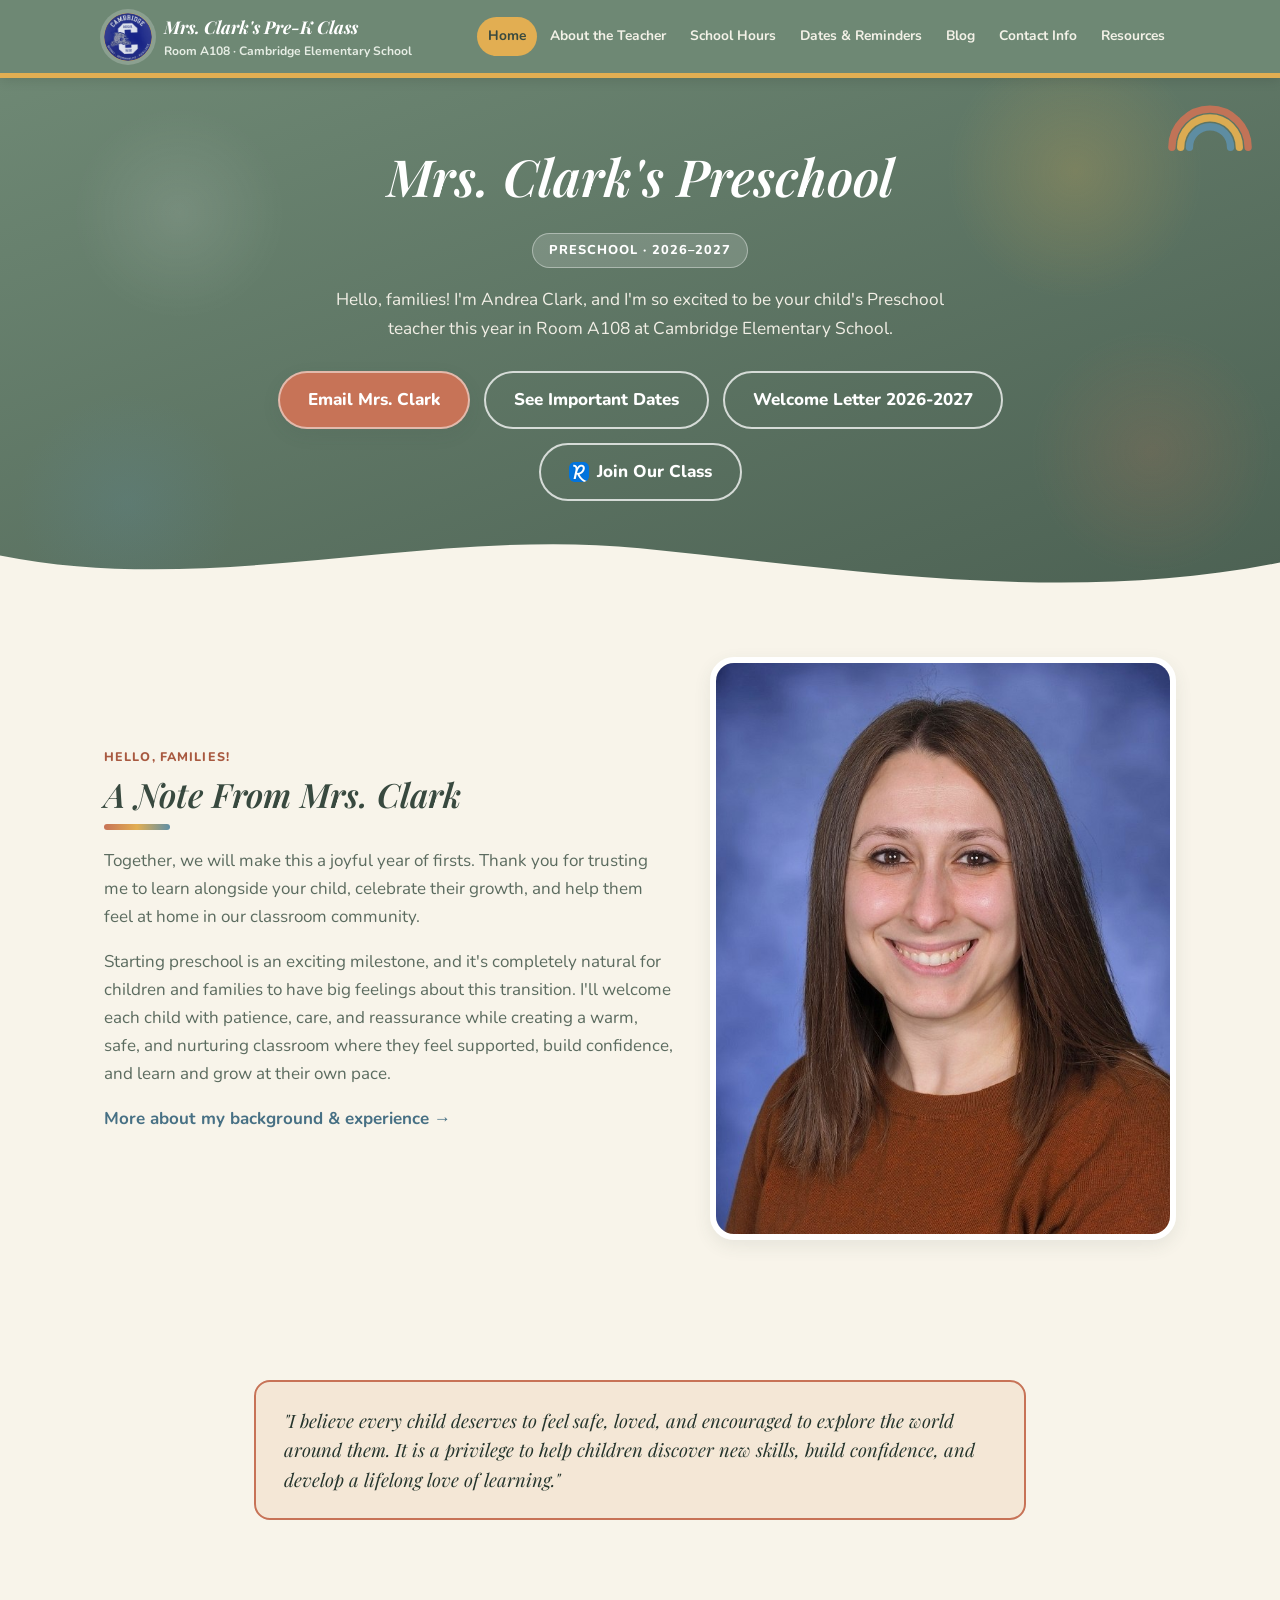
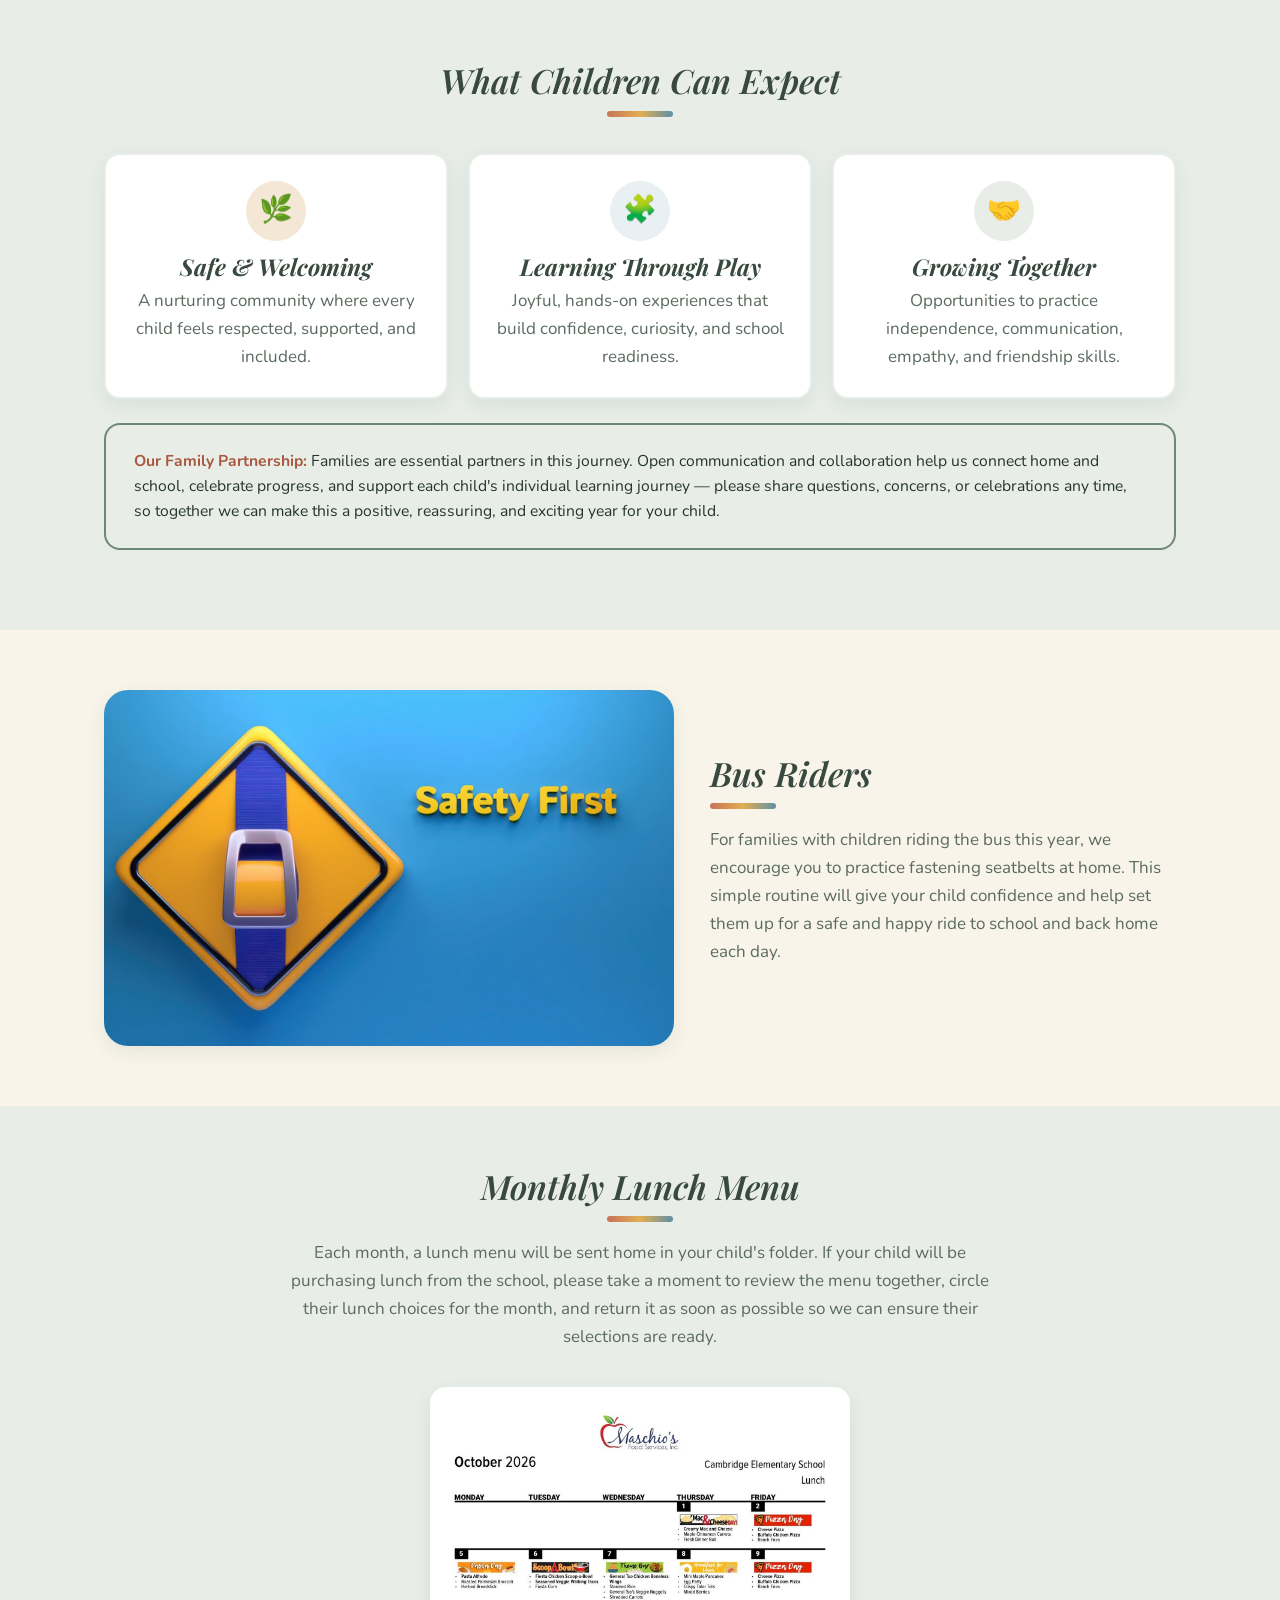
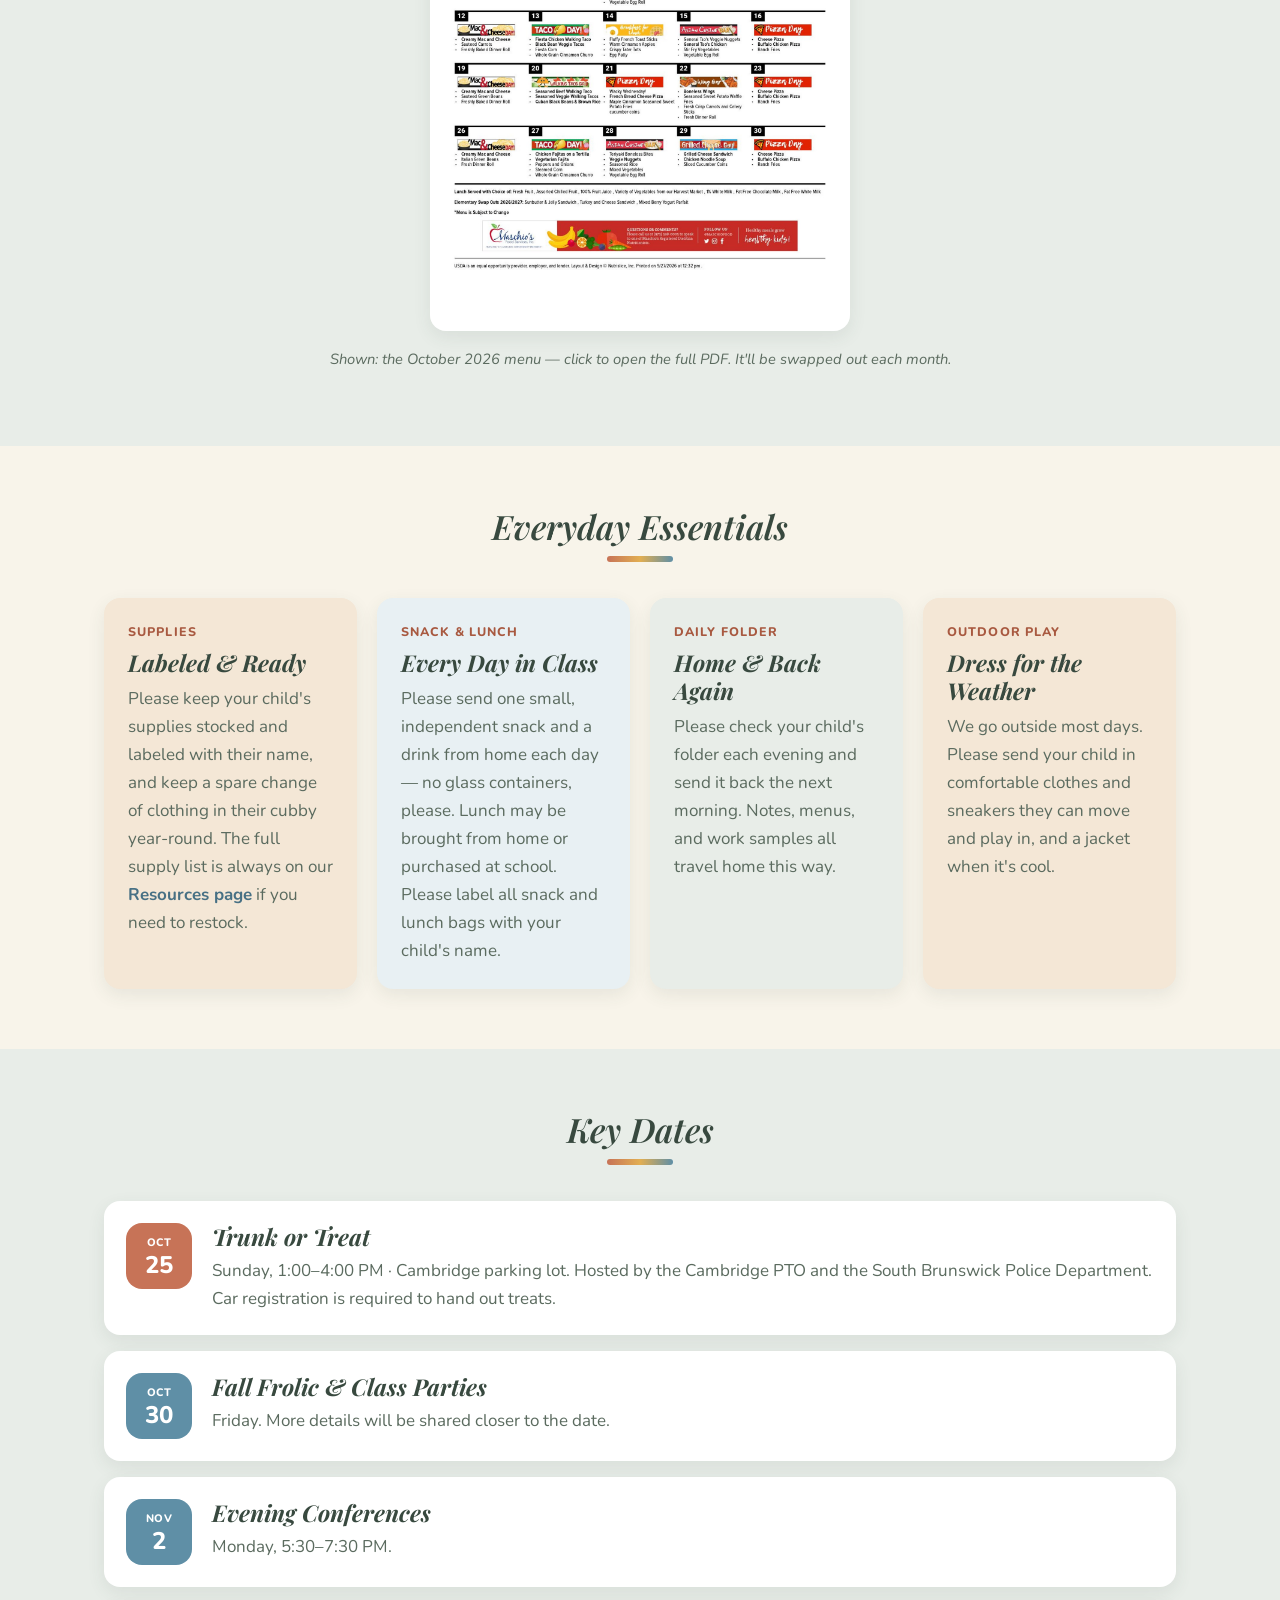
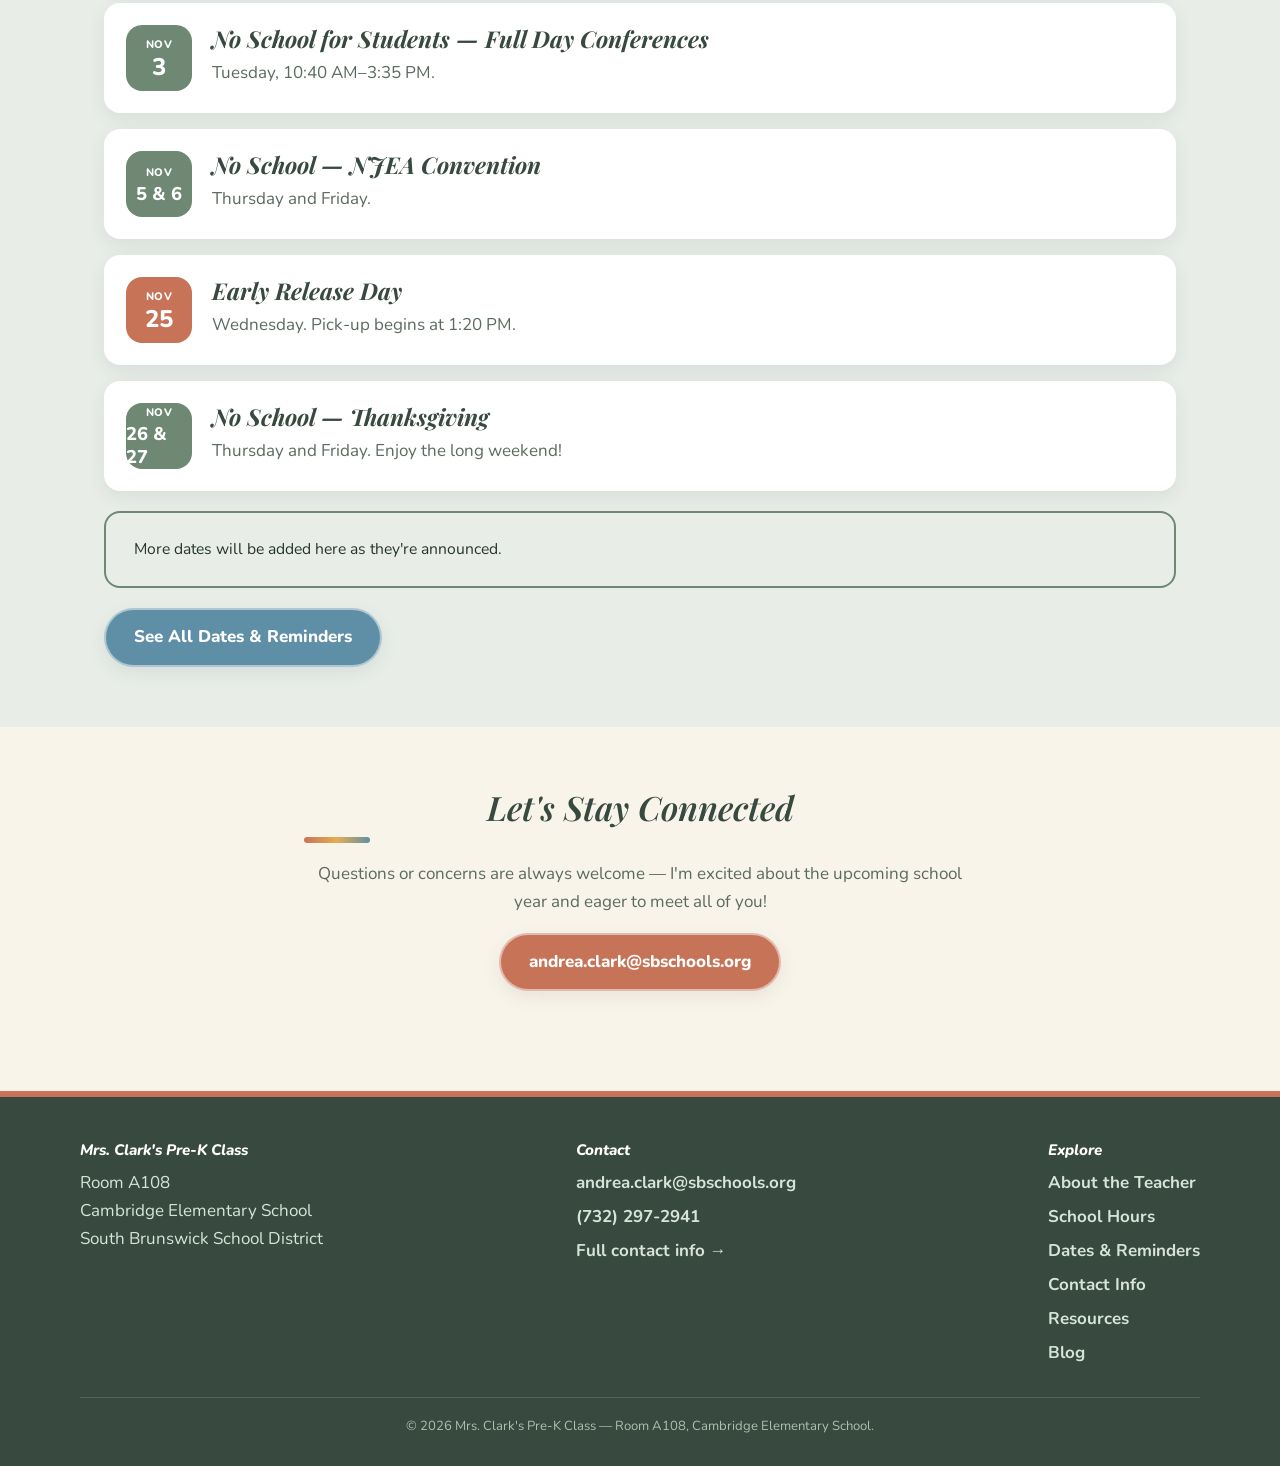
<file: index.html>
<!DOCTYPE html>
<html lang="en">
<head>
  <meta charset="UTF-8">
  <meta name="viewport" content="width=device-width, initial-scale=1">

  <!-- Google tag (gtag.js) -->
  <script async src="https://www.googletagmanager.com/gtag/js?id=G-9L7TG3CD97"></script>
  <script>
    window.dataLayer = window.dataLayer || [];
    function gtag(){dataLayer.push(arguments);}
    gtag('js', new Date());

    gtag('config', 'G-9L7TG3CD97');
  </script>

  <link rel="icon" href='data:image/svg+xml,<svg xmlns="http://www.w3.org/2000/svg" viewBox="0 0 100 100"><text y=".9em" font-size="90">🌈</text></svg>'>
  <meta name="theme-color" content="#6e8874">
  <title>Mrs. Clark's Pre-K Class — Room A108 | Cambridge Elementary School</title>
  <meta name="description" content="Meet Mrs. Clark and welcome to Preschool, Room A108, Cambridge Elementary School, South Brunswick School District — 2026-2027.">
  <meta name="robots" content="noindex, nofollow, noarchive, noimageindex">
  <link rel="preconnect" href="https://fonts.googleapis.com">
  <link href="https://fonts.googleapis.com/css2?family=Nunito:wght@400;600;700;800&family=Playfair+Display:ital,wght@400;600;700&display=swap" rel="stylesheet">
  <link rel="stylesheet" href="assets/style.css">
</head>
<body>
  <a class="skip-link" href="#main">Skip to content</a>

  <header class="site-header">
    <div class="nav-bar">
      <a class="brand" href="index.html">
        <span class="brand-badge" aria-hidden="true"><img src="assets/img/cambridge-cougar-logo.png" alt="Cambridge Elementary Cougars logo" style="width:100%;height:100%;object-fit:cover;border-radius:50%;"></span>
        <span class="brand-text">
          <span class="brand-title">Mrs. Clark's Pre-K Class</span>
          <span class="brand-sub">Room A108 · Cambridge Elementary School</span>
        </span>
      </a>
      <button class="nav-toggle" aria-label="Toggle navigation" aria-expanded="false">☰ Menu</button>
      <nav class="main-nav" aria-label="Primary">
        <ul>
          <li><a href="index.html">Home</a></li>
          <li><a href="about.html">About the Teacher</a></li>
          <li><a href="school-hours.html">School Hours</a></li>
          <li><a href="dates-reminders.html">Dates &amp; Reminders</a></li>
          <li><a href="blog.html">Blog</a></li>
          <li><a href="contact.html">Contact Info</a></li>
          <li><a href="resources.html">Resources</a></li>
        </ul>
      </nav>
    </div>
  </header>

  <main id="main">

    <section class="hero">
      <svg class="rainbow-deco" viewBox="0 0 120 70" width="88" height="52" xmlns="http://www.w3.org/2000/svg" aria-hidden="true" focusable="false">
        <path d="M8 64 A52 52 0 0 1 112 64" fill="none" stroke="#c77357" stroke-width="10" stroke-linecap="round"/>
        <path d="M20 64 A40 40 0 0 1 100 64" fill="none" stroke="#e2ae52" stroke-width="10" stroke-linecap="round"/>
        <path d="M32 64 A28 28 0 0 1 88 64" fill="none" stroke="#5f8fa6" stroke-width="10" stroke-linecap="round"/>
      </svg>
      <div class="hero-inner">
        <h1>Mrs. Clark's Preschool</h1>
        <span class="eyebrow">Preschool · 2026–2027</span>
        <p class="lead">Hello, families! I'm Andrea Clark, and I'm so excited to be your child's Preschool teacher this year in Room A108 at Cambridge Elementary School.</p>
        <div class="btn-row">
          <a class="btn" href="mailto:andrea.clark@sbschools.org">Email Mrs. Clark</a>
          <a class="btn btn-outline" href="dates-reminders.html">See Important Dates</a>
          <a class="btn btn-outline" href="assets/docs/welcome-letter-2026-2027.pdf" target="_blank" rel="noopener">Welcome Letter 2026-2027</a>
          <a class="btn btn-outline" href="https://www.remind.com/join/ee7f7a6" target="_blank" rel="noopener">
            <img src="assets/img/remind-logo.png" alt="" width="20" height="20" style="border-radius:5px; display:inline-block;">
            Join Our Class
          </a>
        </div>
      </div>
      <div class="hero-wave" aria-hidden="true">
        <svg viewBox="0 0 1440 80" preserveAspectRatio="none" xmlns="http://www.w3.org/2000/svg">
          <path d="M0,32 C240,80 480,0 720,24 C960,48 1200,88 1440,40 L1440,80 L0,80 Z" fill="#f8f4ea"></path>
        </svg>
      </div>
    </section>

    <section class="section">
      <div class="container">
        <div class="two-col">
          <div>
            <span class="eyebrow-label">Hello, Families!</span>
            <h2>A Note From Mrs. Clark</h2>
            <p>Together, we will make this a joyful year of firsts. Thank you for trusting me to learn alongside your child, celebrate their growth, and help them feel at home in our classroom community.</p>
            <p>Starting preschool is an exciting milestone, and it's completely natural for children and families to have big feelings about this transition. I'll welcome each child with patience, care, and reassurance while creating a warm, safe, and nurturing classroom where they feel supported, build confidence, and learn and grow at their own pace.</p>
            <p><a href="about.html">More about my background &amp; experience →</a></p>
          </div>
          <img src="assets/img/mrs-clark-photo.jpg" alt="Mrs. Andrea Clark, Preschool Teacher" style="border-radius: var(--radius-lg); box-shadow: var(--shadow-card); border: 6px solid var(--white); aspect-ratio: 4/5; object-fit: cover; width: 100%;">
        </div>
      </div>
    </section>

    <section class="section">
      <div class="container" style="max-width:820px;">
        <div class="notice">
          "I believe every child deserves to feel safe, loved, and encouraged to explore the world around them. It is a privilege to help children discover new skills, build confidence, and develop a lifelong love of learning."
        </div>
      </div>
    </section>

    <section class="section alt">
      <div class="container">
        <div class="section-head">
          <h2>What Children Can Expect</h2>
        </div>
        <div class="info-grid">
          <div class="info-card">
            <span class="ico">🌿</span>
            <h3>Safe &amp; Welcoming</h3>
            <p style="margin:0;">A nurturing community where every child feels respected, supported, and included.</p>
          </div>
          <div class="info-card">
            <span class="ico">🧩</span>
            <h3>Learning Through Play</h3>
            <p style="margin:0;">Joyful, hands-on experiences that build confidence, curiosity, and school readiness.</p>
          </div>
          <div class="info-card">
            <span class="ico">🤝</span>
            <h3>Growing Together</h3>
            <p style="margin:0;">Opportunities to practice independence, communication, empathy, and friendship skills.</p>
          </div>
        </div>
        <div class="notice plain" style="margin-top:24px;">
          <strong>Our Family Partnership:</strong> Families are essential partners in this journey. Open communication and collaboration help us connect home and school, celebrate progress, and support each child's individual learning journey — please share questions, concerns, or celebrations any time, so together we can make this a positive, reassuring, and exciting year for your child.
        </div>
      </div>
    </section>

    <section class="section">
      <div class="container">
        <div class="two-col">
          <img src="assets/img/bus-safety-first.jpg" alt="Safety First — buckle up seatbelt reminder" style="border-radius: var(--radius-lg); box-shadow: var(--shadow-card); width: 100%; aspect-ratio:16/10; object-fit: cover;">
          <div>
            <h2>Bus Riders</h2>
            <p>For families with children riding the bus this year, we encourage you to practice fastening seatbelts at home. This simple routine will give your child confidence and help set them up for a safe and happy ride to school and back home each day.</p>
          </div>
        </div>
      </div>
    </section>

    <section class="section alt">
      <div class="container">
        <div class="section-head">
          <h2>Monthly Lunch Menu</h2>
          <p>Each month, a lunch menu will be sent home in your child's folder. If your child will be purchasing lunch from the school, please take a moment to review the menu together, circle their lunch choices for the month, and return it as soon as possible so we can ensure their selections are ready.</p>
        </div>
        <a href="assets/docs/Cambridge%20Elementary_October%20Lunch%20Menu.pdf" target="_blank" rel="noopener" style="max-width:420px; display:block; margin:0 auto;">
          <img src="assets/img/october-lunch-menu.jpg" alt="Cambridge Elementary School October 2026 Lunch Menu — click to open the full PDF" style="width:100%; border-radius: var(--radius-md); box-shadow: var(--shadow-card);">
        </a>
        <p style="text-align:center; margin-top:16px; color:var(--ink-soft); font-size:0.92rem;"><em>Shown: the October 2026 menu — click to open the full PDF. It'll be swapped out each month.</em></p>
      </div>
    </section>

    <section class="section">
      <div class="container">
        <div class="section-head">
          <h2>Everyday Essentials</h2>
        </div>
        <div class="pastel-grid" style="grid-template-columns:repeat(auto-fit,minmax(220px,1fr));">
          <div class="pastel-card peach">
            <span class="eyebrow-label">Supplies</span>
            <h3>Labeled &amp; Ready</h3>
            <p>Please keep your child's supplies stocked and labeled with their name, and keep a spare change of clothing in their cubby year-round. The full supply list is always on our <a href="resources.html">Resources page</a> if you need to restock.</p>
          </div>
          <div class="pastel-card blue">
            <span class="eyebrow-label">Snack &amp; Lunch</span>
            <h3>Every Day in Class</h3>
            <p>Please send one small, independent snack and a drink from home each day — no glass containers, please. Lunch may be brought from home or purchased at school. Please label all snack and lunch bags with your child's name.</p>
          </div>
          <div class="pastel-card mint">
            <span class="eyebrow-label">Daily Folder</span>
            <h3>Home &amp; Back Again</h3>
            <p>Please check your child's folder each evening and send it back the next morning. Notes, menus, and work samples all travel home this way.</p>
          </div>
          <div class="pastel-card peach">
            <span class="eyebrow-label">Outdoor Play</span>
            <h3>Dress for the Weather</h3>
            <p>We go outside most days. Please send your child in comfortable clothes and sneakers they can move and play in, and a jacket when it's cool.</p>
          </div>
        </div>
      </div>
    </section>

    <section class="section alt">
      <div class="container">
        <div class="section-head">
          <h2>Key Dates</h2>
        </div>

        <div class="date-card">
          <div class="date-badge terracotta"><span class="dm">Oct</span><span class="dd">25</span></div>
          <div class="date-body">
            <h3>Trunk or Treat</h3>
            <p>Sunday, 1:00–4:00 PM · Cambridge parking lot. Hosted by the Cambridge PTO and the South Brunswick Police Department. Car registration is required to hand out treats.</p>
          </div>
        </div>

        <div class="date-card">
          <div class="date-badge dusty-blue"><span class="dm">Oct</span><span class="dd">30</span></div>
          <div class="date-body">
            <h3>Fall Frolic &amp; Class Parties</h3>
            <p>Friday. More details will be shared closer to the date.</p>
          </div>
        </div>

        <div class="date-card">
          <div class="date-badge dusty-blue"><span class="dm">Nov</span><span class="dd">2</span></div>
          <div class="date-body">
            <h3>Evening Conferences</h3>
            <p>Monday, 5:30–7:30 PM.</p>
          </div>
        </div>

        <div class="date-card">
          <div class="date-badge sage"><span class="dm">Nov</span><span class="dd">3</span></div>
          <div class="date-body">
            <h3>No School for Students — Full Day Conferences</h3>
            <p>Tuesday, 10:40 AM–3:35 PM.</p>
          </div>
        </div>

        <div class="date-card">
          <div class="date-badge sage"><span class="dm">Nov</span><span class="dd" style="font-size:1.15rem; line-height:1.25;">5 &amp; 6</span></div>
          <div class="date-body">
            <h3>No School — NJEA Convention</h3>
            <p>Thursday and Friday.</p>
          </div>
        </div>

        <div class="date-card">
          <div class="date-badge terracotta"><span class="dm">Nov</span><span class="dd">25</span></div>
          <div class="date-body">
            <h3>Early Release Day</h3>
            <p>Wednesday. Pick-up begins at 1:20 PM.</p>
          </div>
        </div>

        <div class="date-card">
          <div class="date-badge sage"><span class="dm">Nov</span><span class="dd" style="font-size:1.15rem; line-height:1.25;">26 &amp; 27</span></div>
          <div class="date-body">
            <h3>No School — Thanksgiving</h3>
            <p>Thursday and Friday. Enjoy the long weekend!</p>
          </div>
        </div>

        <div class="notice plain">
          More dates will be added here as they're announced.
        </div>

        <div class="btn-row" style="margin-top:8px; justify-content:flex-start;">
          <a class="btn" href="dates-reminders.html" style="background:var(--dusty-blue); color:#fff;">See All Dates &amp; Reminders</a>
        </div>
      </div>
    </section>

    <section class="section">
      <div class="container" style="max-width:720px; text-align:center;">
        <h2>Let's Stay Connected</h2>
        <p>Questions or concerns are always welcome — I'm excited about the upcoming school year and eager to meet all of you!</p>
        <div class="btn-row">
          <a class="btn" href="mailto:andrea.clark@sbschools.org">andrea.clark@sbschools.org</a>
        </div>
      </div>
    </section>

  </main>

  <footer class="site-footer">
    <div class="footer-inner">
      <div class="footer-col">
        <h4>Mrs. Clark's Pre-K Class</h4>
        <p style="color:#d7e4d9; margin:0;">Room A108<br>Cambridge Elementary School<br>South Brunswick School District</p>
      </div>
      <div class="footer-col">
        <h4>Contact</h4>
        <a href="mailto:andrea.clark@sbschools.org">andrea.clark@sbschools.org</a>
        <a href="tel:+17322972941">(732) 297-2941</a>
        <a href="contact.html">Full contact info →</a>
      </div>
      <div class="footer-col">
        <h4>Explore</h4>
        <a href="about.html">About the Teacher</a>
        <a href="school-hours.html">School Hours</a>
        <a href="dates-reminders.html">Dates &amp; Reminders</a>
        <a href="contact.html">Contact Info</a>
        <a href="resources.html">Resources</a>
        <a href="blog.html">Blog</a>
      </div>
    </div>
    <div class="footer-bottom">
      &copy; <span id="year"></span> Mrs. Clark's Pre-K Class — Room A108, Cambridge Elementary School.
    </div>
  </footer>

  <script src="assets/main.js"></script>
  <script>document.getElementById('year').textContent = new Date().getFullYear();</script>
</body>
</html>
</file>
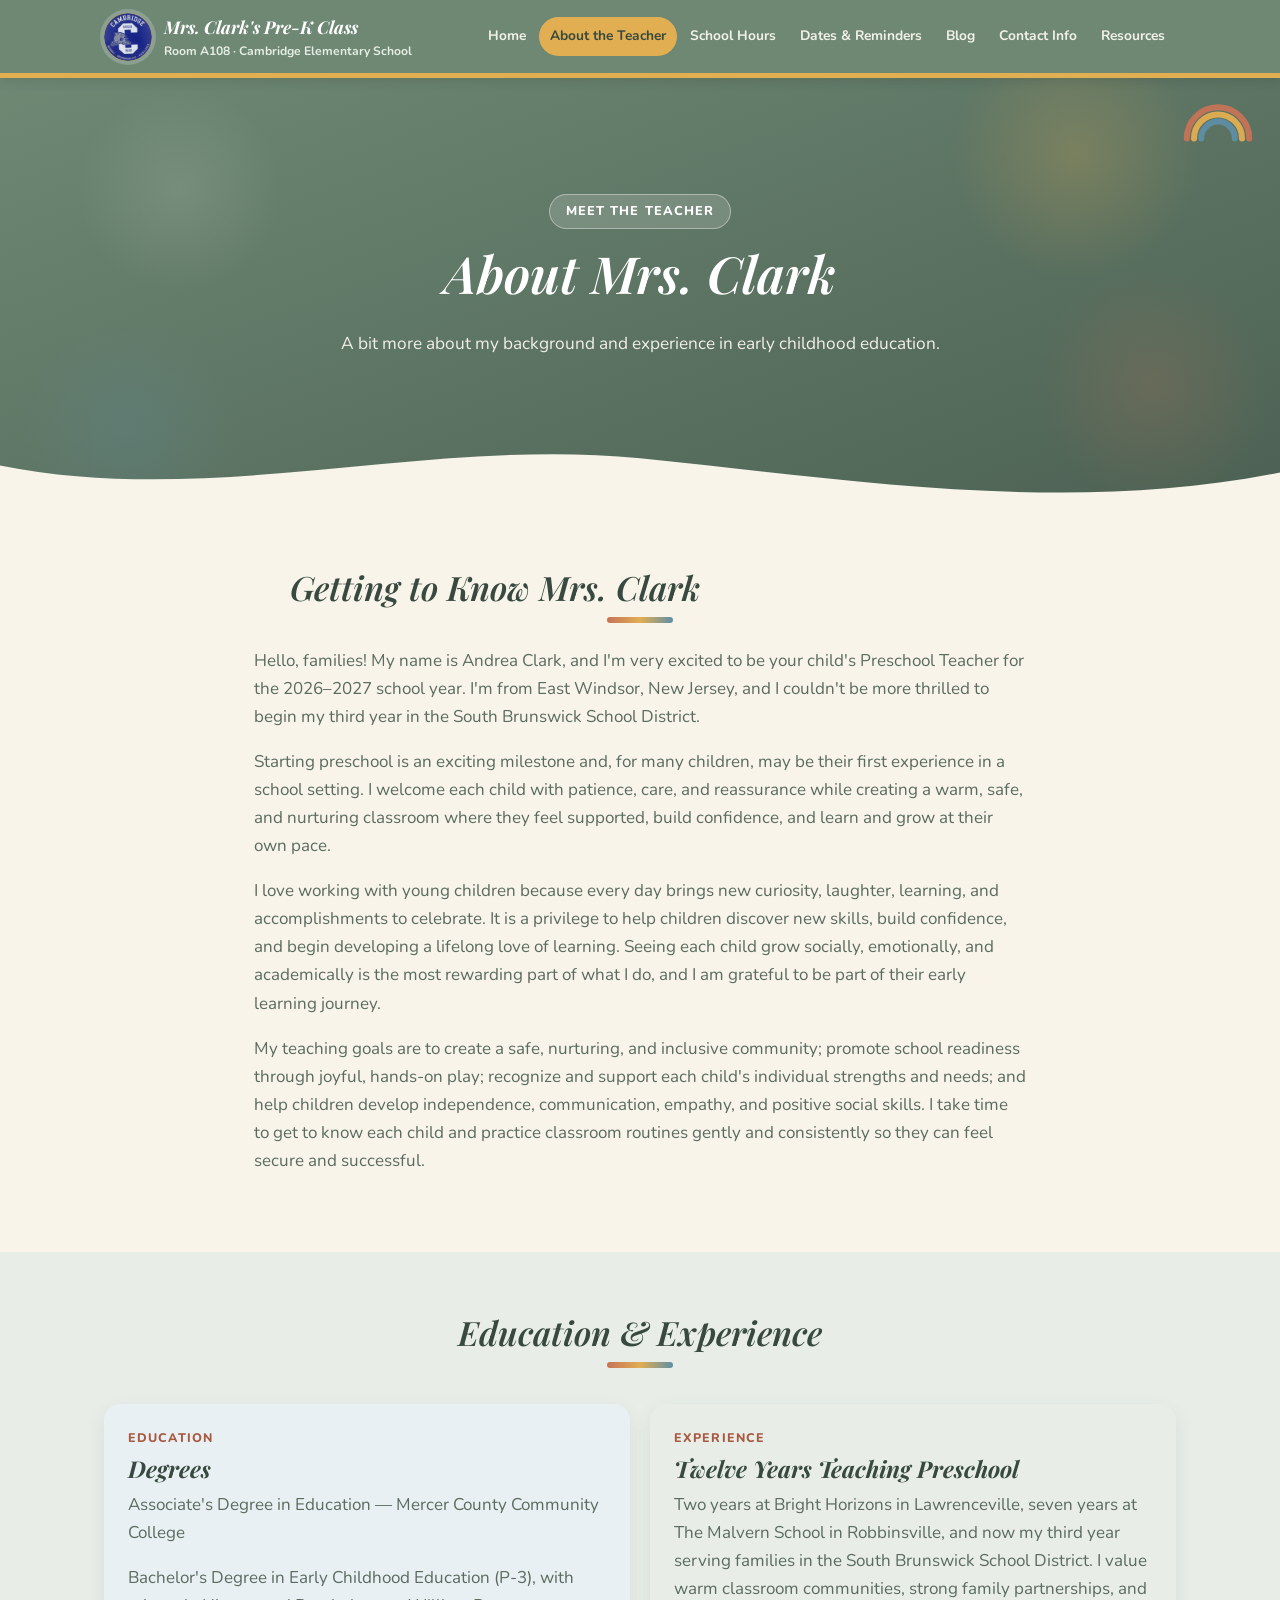
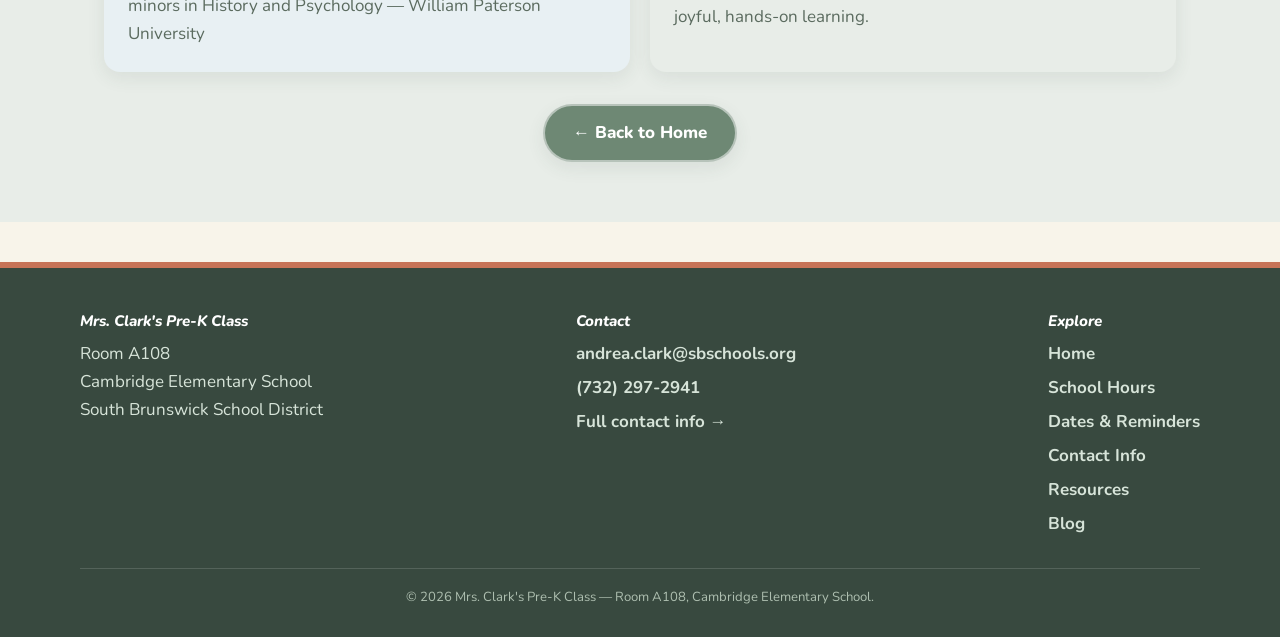
<file: about.html>
<!DOCTYPE html>
<html lang="en">
<head>
  <meta charset="UTF-8">
  <meta name="viewport" content="width=device-width, initial-scale=1">

  <!-- Google tag (gtag.js) -->
  <script async src="https://www.googletagmanager.com/gtag/js?id=G-9L7TG3CD97"></script>
  <script>
    window.dataLayer = window.dataLayer || [];
    function gtag(){dataLayer.push(arguments);}
    gtag('js', new Date());

    gtag('config', 'G-9L7TG3CD97');
  </script>

  <link rel="icon" href='data:image/svg+xml,<svg xmlns="http://www.w3.org/2000/svg" viewBox="0 0 100 100"><text y=".9em" font-size="90">🌈</text></svg>'>
  <meta name="theme-color" content="#6e8874">
  <title>About the Teacher | Mrs. Clark's Pre-K Class — Room A108</title>
  <meta name="description" content="Education and experience for Mrs. Andrea Clark, Pre-K teacher, Room A108, Cambridge Elementary School.">
  <meta name="robots" content="noindex, nofollow, noarchive, noimageindex">
  <link rel="preconnect" href="https://fonts.googleapis.com">
  <link href="https://fonts.googleapis.com/css2?family=Nunito:wght@400;600;700;800&family=Playfair+Display:ital,wght@400;600;700&display=swap" rel="stylesheet">
  <link rel="stylesheet" href="assets/style.css">
</head>
<body>
  <a class="skip-link" href="#main">Skip to content</a>

  <header class="site-header">
    <div class="nav-bar">
      <a class="brand" href="index.html">
        <span class="brand-badge" aria-hidden="true"><img src="assets/img/cambridge-cougar-logo.png" alt="Cambridge Elementary Cougars logo" style="width:100%;height:100%;object-fit:cover;border-radius:50%;"></span>
        <span class="brand-text">
          <span class="brand-title">Mrs. Clark's Pre-K Class</span>
          <span class="brand-sub">Room A108 · Cambridge Elementary School</span>
        </span>
      </a>
      <button class="nav-toggle" aria-label="Toggle navigation" aria-expanded="false">☰ Menu</button>
      <nav class="main-nav" aria-label="Primary">
        <ul>
          <li><a href="index.html">Home</a></li>
          <li><a href="about.html">About the Teacher</a></li>
          <li><a href="school-hours.html">School Hours</a></li>
          <li><a href="dates-reminders.html">Dates &amp; Reminders</a></li>
          <li><a href="blog.html">Blog</a></li>
          <li><a href="contact.html">Contact Info</a></li>
          <li><a href="resources.html">Resources</a></li>
        </ul>
      </nav>
    </div>
  </header>

  <main id="main">

    <section class="page-hero hero">
      <svg class="rainbow-deco" viewBox="0 0 120 70" width="72" height="42" xmlns="http://www.w3.org/2000/svg" aria-hidden="true" focusable="false">
        <path d="M8 64 A52 52 0 0 1 112 64" fill="none" stroke="#c77357" stroke-width="10" stroke-linecap="round"/>
        <path d="M20 64 A40 40 0 0 1 100 64" fill="none" stroke="#e2ae52" stroke-width="10" stroke-linecap="round"/>
        <path d="M32 64 A28 28 0 0 1 88 64" fill="none" stroke="#5f8fa6" stroke-width="10" stroke-linecap="round"/>
      </svg>
      <div class="hero-inner">
        <span class="eyebrow">Meet the Teacher</span>
        <h1>About Mrs. Clark</h1>
        <p class="lead">A bit more about my background and experience in early childhood education.</p>
      </div>
      <div class="hero-wave" aria-hidden="true">
        <svg viewBox="0 0 1440 80" preserveAspectRatio="none" xmlns="http://www.w3.org/2000/svg">
          <path d="M0,32 C240,80 480,0 720,24 C960,48 1200,88 1440,40 L1440,80 L0,80 Z" fill="#f8f4ea"></path>
        </svg>
      </div>
    </section>

    <section class="section">
      <div class="container" style="max-width:820px;">
        <div class="section-head" style="text-align:left; margin-bottom:24px;">
          <h2>Getting to Know Mrs. Clark</h2>
        </div>
        <p>Hello, families! My name is Andrea Clark, and I'm very excited to be your child's Preschool Teacher for the 2026–2027 school year. I'm from East Windsor, New Jersey, and I couldn't be more thrilled to begin my third year in the South Brunswick School District.</p>
        <p>Starting preschool is an exciting milestone and, for many children, may be their first experience in a school setting. I welcome each child with patience, care, and reassurance while creating a warm, safe, and nurturing classroom where they feel supported, build confidence, and learn and grow at their own pace.</p>
        <p>I love working with young children because every day brings new curiosity, laughter, learning, and accomplishments to celebrate. It is a privilege to help children discover new skills, build confidence, and begin developing a lifelong love of learning. Seeing each child grow socially, emotionally, and academically is the most rewarding part of what I do, and I am grateful to be part of their early learning journey.</p>
        <p>My teaching goals are to create a safe, nurturing, and inclusive community; promote school readiness through joyful, hands-on play; recognize and support each child's individual strengths and needs; and help children develop independence, communication, empathy, and positive social skills. I take time to get to know each child and practice classroom routines gently and consistently so they can feel secure and successful.</p>
      </div>
    </section>

    <section class="section alt">
      <div class="container">
        <div class="section-head">
          <h2>Education &amp; Experience</h2>
        </div>
        <div class="pastel-grid">
          <div class="pastel-card blue">
            <span class="eyebrow-label">Education</span>
            <h3>Degrees</h3>
            <p>Associate's Degree in Education — Mercer County Community College</p>
            <p>Bachelor's Degree in Early Childhood Education (P-3), with minors in History and Psychology — William Paterson University</p>
          </div>
          <div class="pastel-card mint">
            <span class="eyebrow-label">Experience</span>
            <h3>Twelve Years Teaching Preschool</h3>
            <p>Two years at Bright Horizons in Lawrenceville, seven years at The Malvern School in Robbinsville, and now my third year serving families in the South Brunswick School District. I value warm classroom communities, strong family partnerships, and joyful, hands-on learning.</p>
          </div>
        </div>

        <div class="btn-row" style="margin-top:32px;">
          <a class="btn" href="index.html" style="background:var(--sage); color:#fff;">← Back to Home</a>
        </div>
      </div>
    </section>

  </main>

  <footer class="site-footer">
    <div class="footer-inner">
      <div class="footer-col">
        <h4>Mrs. Clark's Pre-K Class</h4>
        <p style="color:#d7e4d9; margin:0;">Room A108<br>Cambridge Elementary School<br>South Brunswick School District</p>
      </div>
      <div class="footer-col">
        <h4>Contact</h4>
        <a href="mailto:andrea.clark@sbschools.org">andrea.clark@sbschools.org</a>
        <a href="tel:+17322972941">(732) 297-2941</a>
        <a href="contact.html">Full contact info →</a>
      </div>
      <div class="footer-col">
        <h4>Explore</h4>
        <a href="index.html">Home</a>
        <a href="school-hours.html">School Hours</a>
        <a href="dates-reminders.html">Dates &amp; Reminders</a>
        <a href="contact.html">Contact Info</a>
        <a href="resources.html">Resources</a>
        <a href="blog.html">Blog</a>
      </div>
    </div>
    <div class="footer-bottom">
      &copy; <span id="year"></span> Mrs. Clark's Pre-K Class — Room A108, Cambridge Elementary School.
    </div>
  </footer>

  <script src="assets/main.js"></script>
  <script>document.getElementById('year').textContent = new Date().getFullYear();</script>
</body>
</html>
</file>
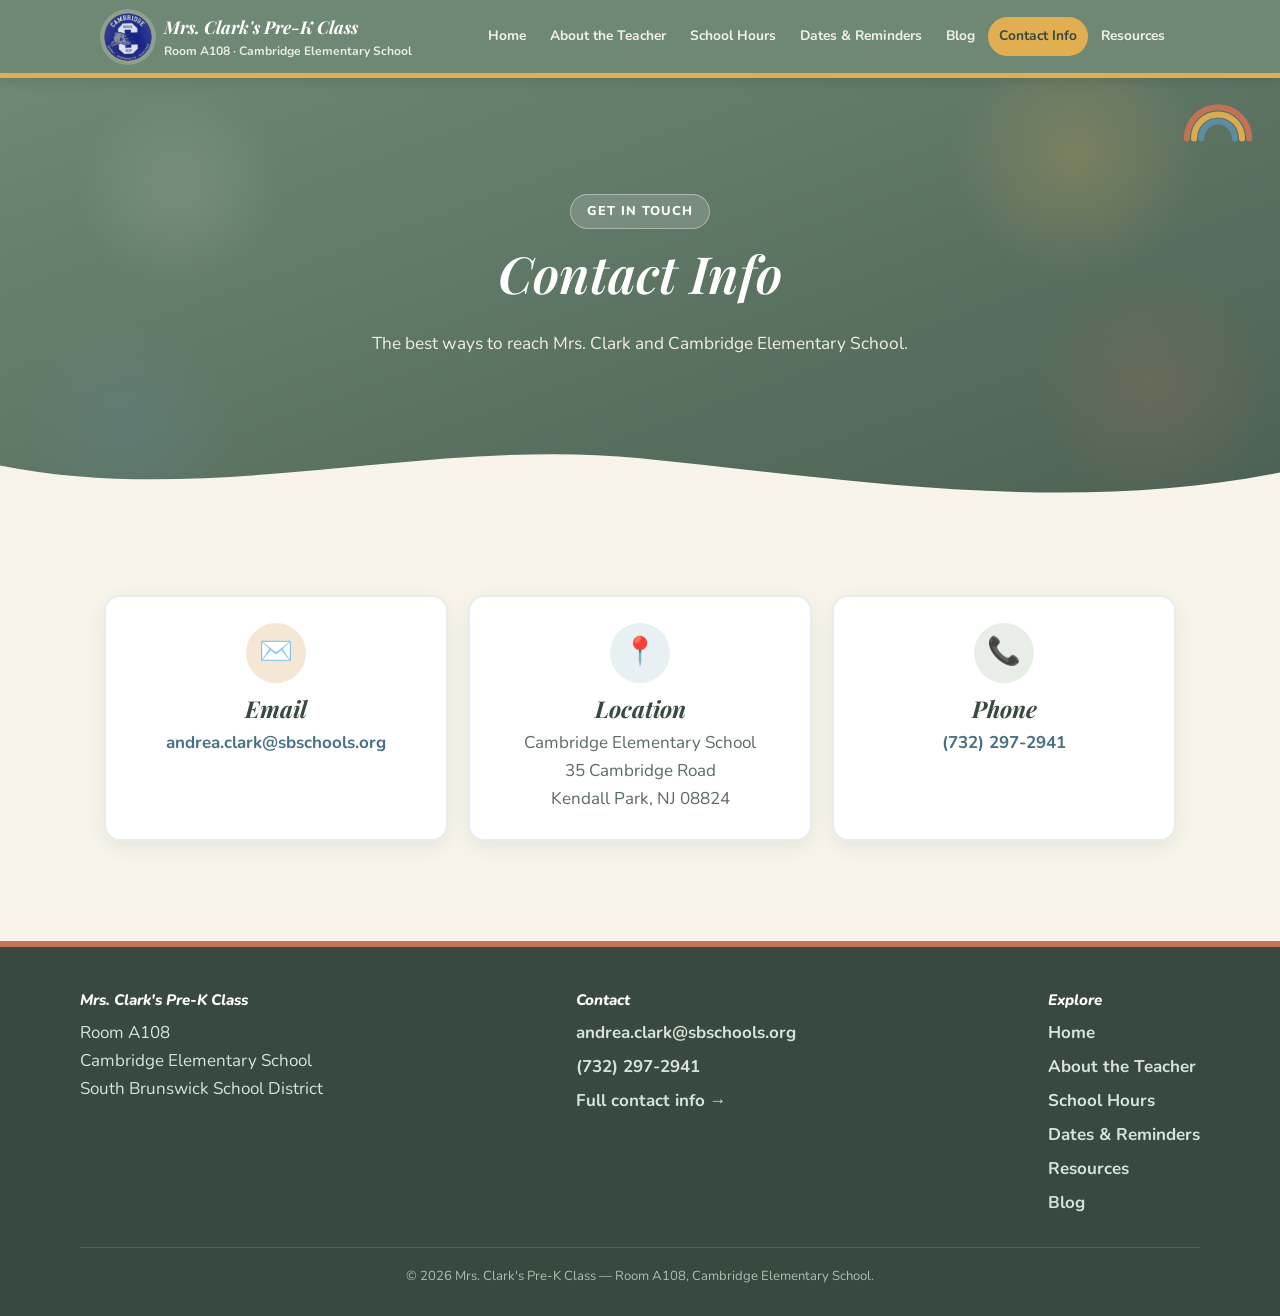
<file: contact.html>
<!DOCTYPE html>
<html lang="en">
<head>
  <meta charset="UTF-8">
  <meta name="viewport" content="width=device-width, initial-scale=1">

  <!-- Google tag (gtag.js) -->
  <script async src="https://www.googletagmanager.com/gtag/js?id=G-9L7TG3CD97"></script>
  <script>
    window.dataLayer = window.dataLayer || [];
    function gtag(){dataLayer.push(arguments);}
    gtag('js', new Date());

    gtag('config', 'G-9L7TG3CD97');
  </script>

  <link rel="icon" href='data:image/svg+xml,<svg xmlns="http://www.w3.org/2000/svg" viewBox="0 0 100 100"><text y=".9em" font-size="90">🌈</text></svg>'>
  <meta name="theme-color" content="#6e8874">
  <title>Contact Info | Mrs. Clark's Pre-K Class — Room A108</title>
  <meta name="description" content="Contact information for Mrs. Clark's Pre-K class, Room A108, Cambridge Elementary School.">
  <meta name="robots" content="noindex, nofollow, noarchive, noimageindex">
  <link rel="preconnect" href="https://fonts.googleapis.com">
  <link href="https://fonts.googleapis.com/css2?family=Nunito:wght@400;600;700;800&family=Playfair+Display:ital,wght@400;600;700&display=swap" rel="stylesheet">
  <link rel="stylesheet" href="assets/style.css">
</head>
<body>
  <a class="skip-link" href="#main">Skip to content</a>

  <header class="site-header">
    <div class="nav-bar">
      <a class="brand" href="index.html">
        <span class="brand-badge" aria-hidden="true"><img src="assets/img/cambridge-cougar-logo.png" alt="Cambridge Elementary Cougars logo" style="width:100%;height:100%;object-fit:cover;border-radius:50%;"></span>
        <span class="brand-text">
          <span class="brand-title">Mrs. Clark's Pre-K Class</span>
          <span class="brand-sub">Room A108 · Cambridge Elementary School</span>
        </span>
      </a>
      <button class="nav-toggle" aria-label="Toggle navigation" aria-expanded="false">☰ Menu</button>
      <nav class="main-nav" aria-label="Primary">
        <ul>
          <li><a href="index.html">Home</a></li>
          <li><a href="about.html">About the Teacher</a></li>
          <li><a href="school-hours.html">School Hours</a></li>
          <li><a href="dates-reminders.html">Dates &amp; Reminders</a></li>
          <li><a href="blog.html">Blog</a></li>
          <li><a href="contact.html">Contact Info</a></li>
          <li><a href="resources.html">Resources</a></li>
        </ul>
      </nav>
    </div>
  </header>

  <main id="main">

    <section class="page-hero hero">
      <svg class="rainbow-deco" viewBox="0 0 120 70" width="72" height="42" xmlns="http://www.w3.org/2000/svg" aria-hidden="true" focusable="false">
        <path d="M8 64 A52 52 0 0 1 112 64" fill="none" stroke="#c77357" stroke-width="10" stroke-linecap="round"/>
        <path d="M20 64 A40 40 0 0 1 100 64" fill="none" stroke="#e2ae52" stroke-width="10" stroke-linecap="round"/>
        <path d="M32 64 A28 28 0 0 1 88 64" fill="none" stroke="#5f8fa6" stroke-width="10" stroke-linecap="round"/>
      </svg>
      <div class="hero-inner">
        <span class="eyebrow">Get in Touch</span>
        <h1>Contact Info</h1>
        <p class="lead">The best ways to reach Mrs. Clark and Cambridge Elementary School.</p>
      </div>
      <div class="hero-wave" aria-hidden="true">
        <svg viewBox="0 0 1440 80" preserveAspectRatio="none" xmlns="http://www.w3.org/2000/svg">
          <path d="M0,32 C240,80 480,0 720,24 C960,48 1200,88 1440,40 L1440,80 L0,80 Z" fill="#f8f4ea"></path>
        </svg>
      </div>
    </section>

    <section class="section">
      <div class="container">
        <div class="info-grid">
          <div class="info-card">
            <span class="ico">✉️</span>
            <h3>Email</h3>
            <p style="margin:0;"><a href="mailto:andrea.clark@sbschools.org">andrea.clark@sbschools.org</a></p>
          </div>
          <div class="info-card">
            <span class="ico">📍</span>
            <h3>Location</h3>
            <p style="margin:0;">Cambridge Elementary School<br>35 Cambridge Road<br>Kendall Park, NJ 08824</p>
          </div>
          <div class="info-card">
            <span class="ico">📞</span>
            <h3>Phone</h3>
            <p style="margin:0;"><a href="tel:+17322972941">(732) 297-2941</a></p>
          </div>
        </div>
      </div>
    </section>

  </main>

  <footer class="site-footer">
    <div class="footer-inner">
      <div class="footer-col">
        <h4>Mrs. Clark's Pre-K Class</h4>
        <p style="color:#d7e4d9; margin:0;">Room A108<br>Cambridge Elementary School<br>South Brunswick School District</p>
      </div>
      <div class="footer-col">
        <h4>Contact</h4>
        <a href="mailto:andrea.clark@sbschools.org">andrea.clark@sbschools.org</a>
        <a href="tel:+17322972941">(732) 297-2941</a>
        <a href="contact.html">Full contact info →</a>
      </div>
      <div class="footer-col">
        <h4>Explore</h4>
        <a href="index.html">Home</a>
        <a href="about.html">About the Teacher</a>
        <a href="school-hours.html">School Hours</a>
        <a href="dates-reminders.html">Dates &amp; Reminders</a>
        <a href="resources.html">Resources</a>
        <a href="blog.html">Blog</a>
      </div>
    </div>
    <div class="footer-bottom">
      &copy; <span id="year"></span> Mrs. Clark's Pre-K Class — Room A108, Cambridge Elementary School.
    </div>
  </footer>

  <script src="assets/main.js"></script>
  <script>document.getElementById('year').textContent = new Date().getFullYear();</script>
</body>
</html>
</file>
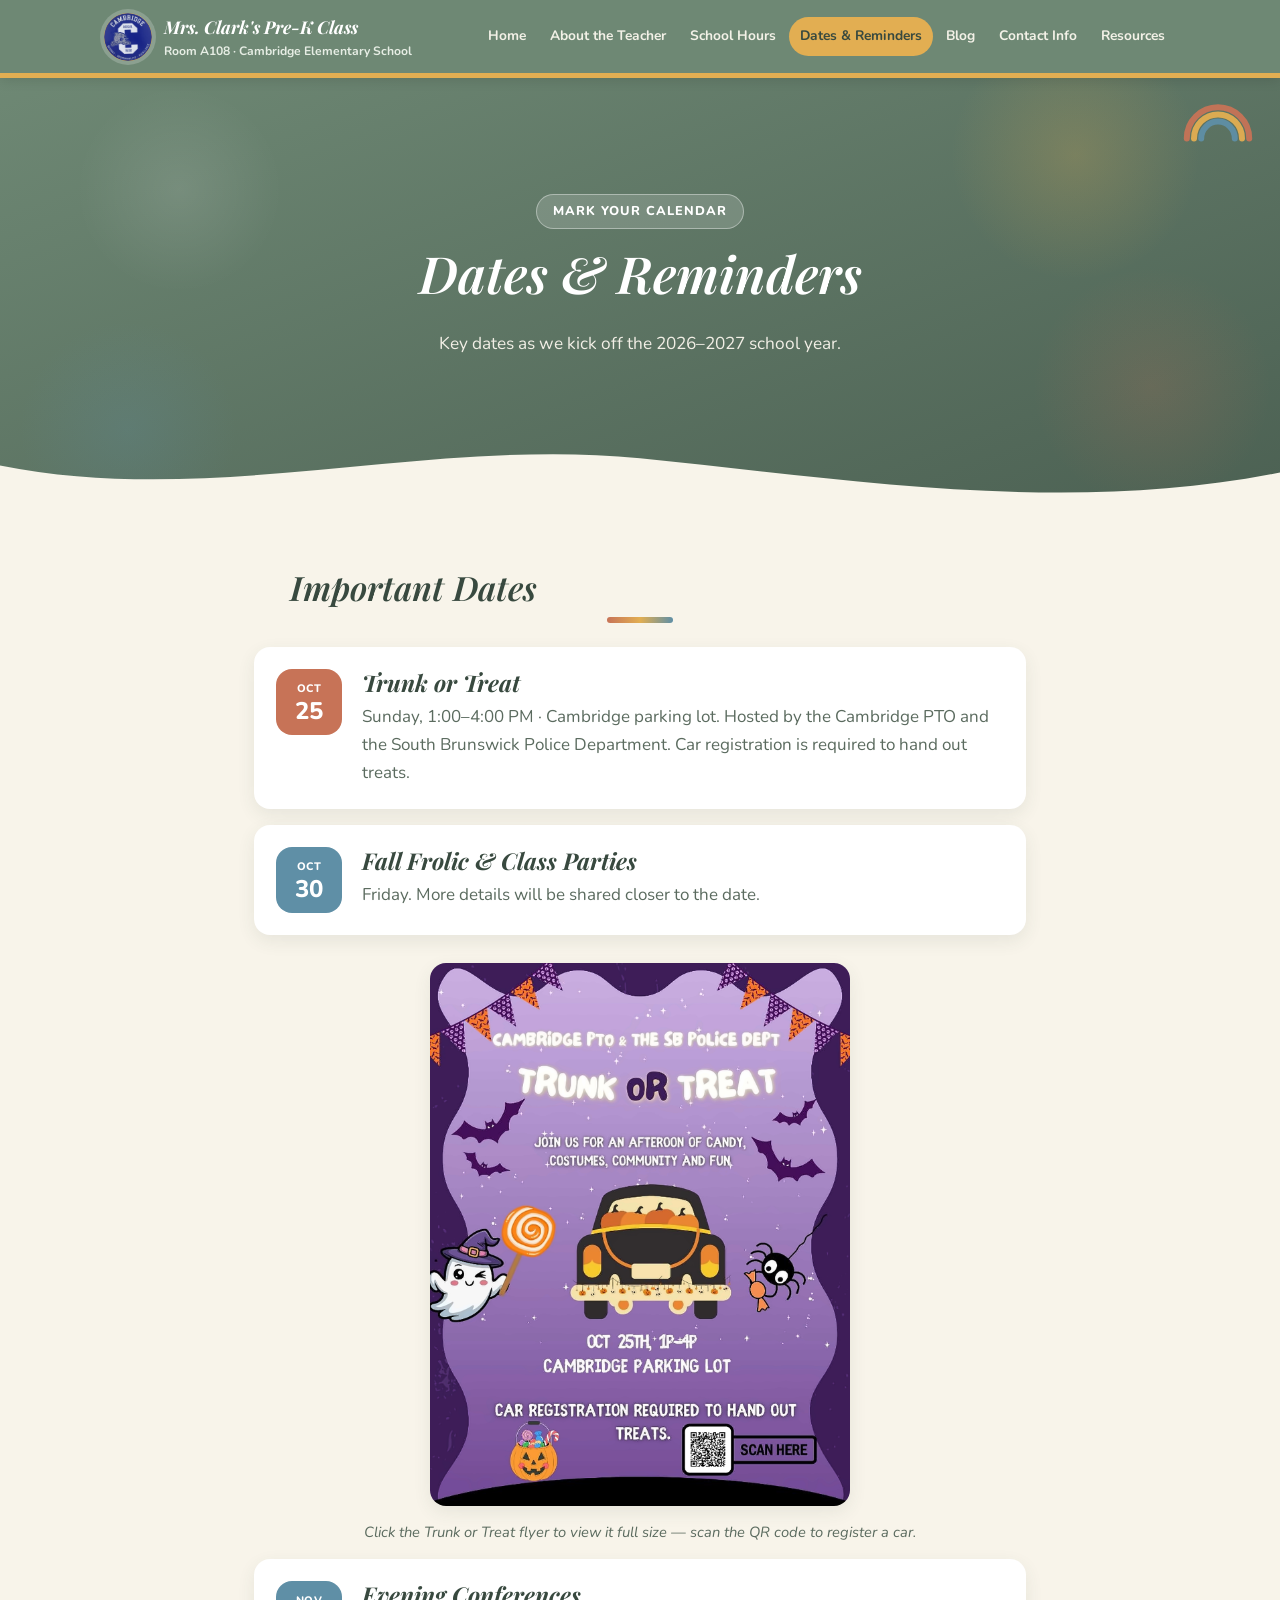
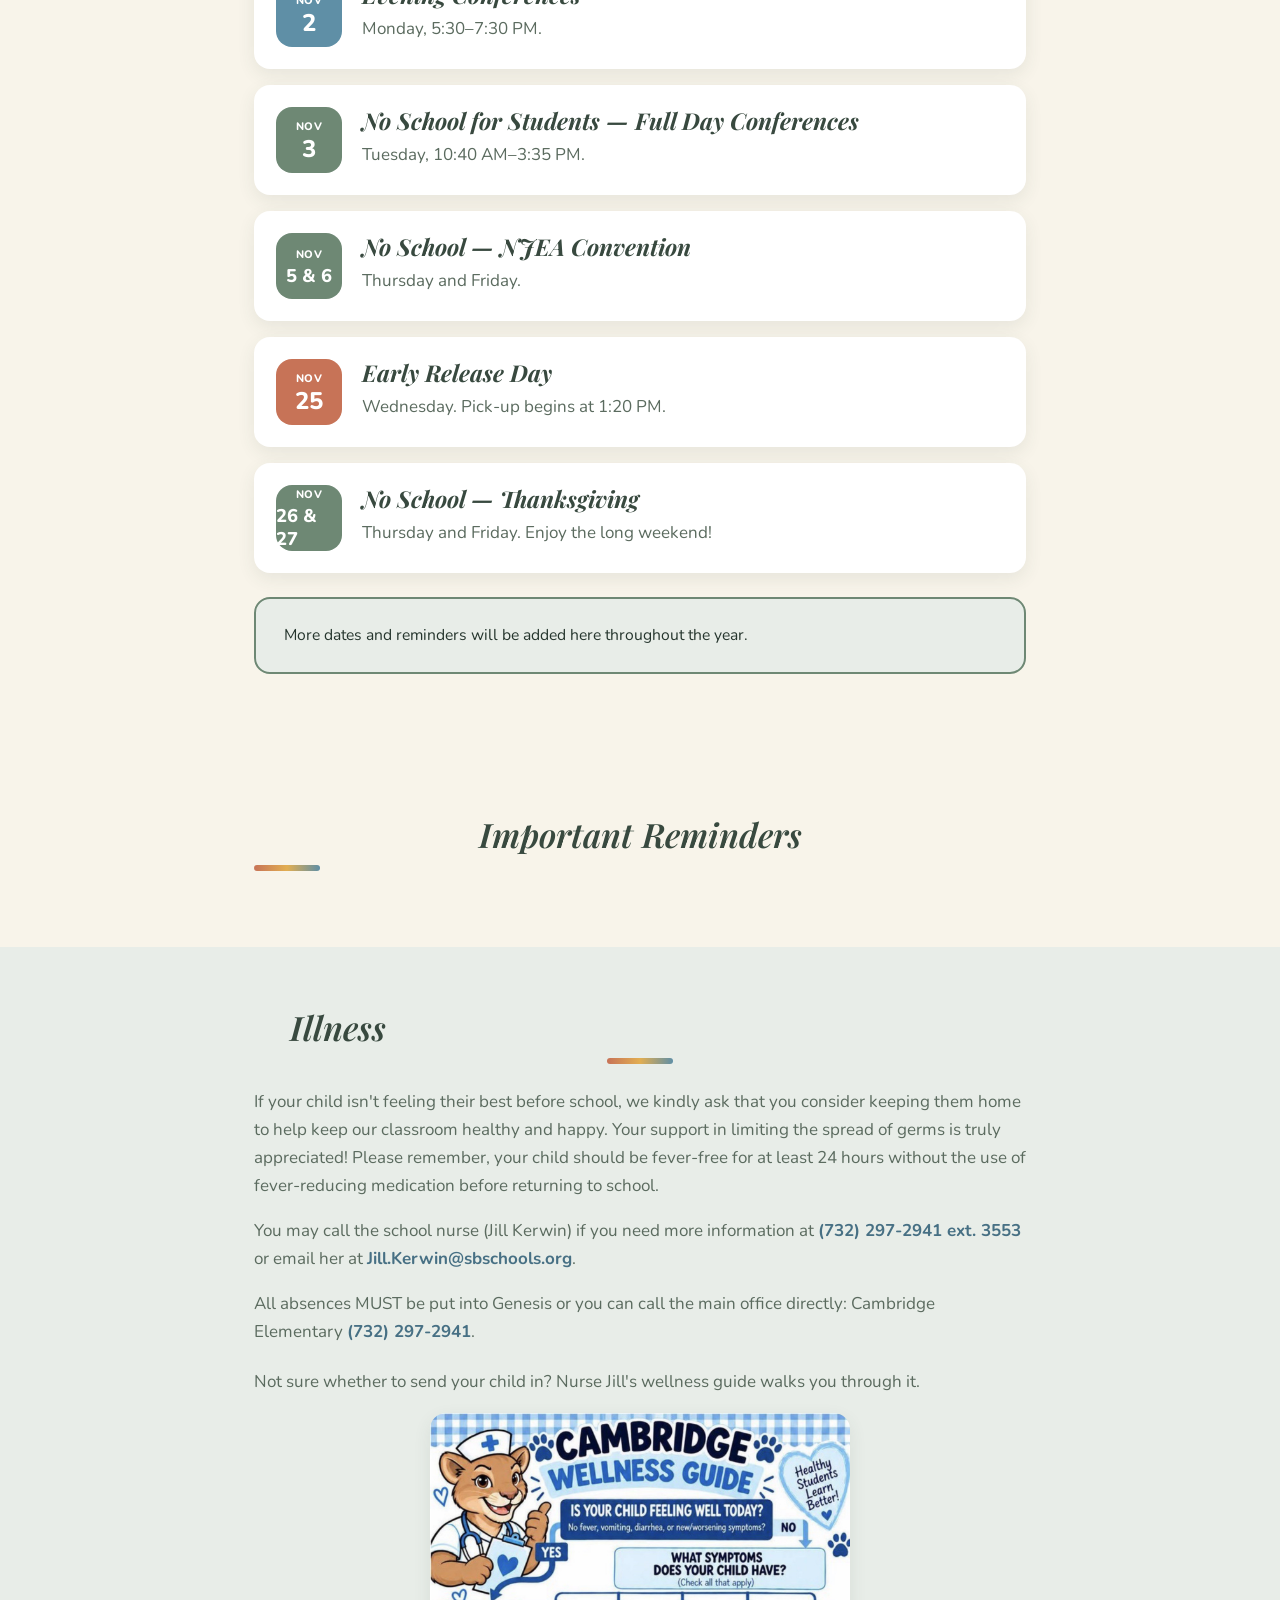
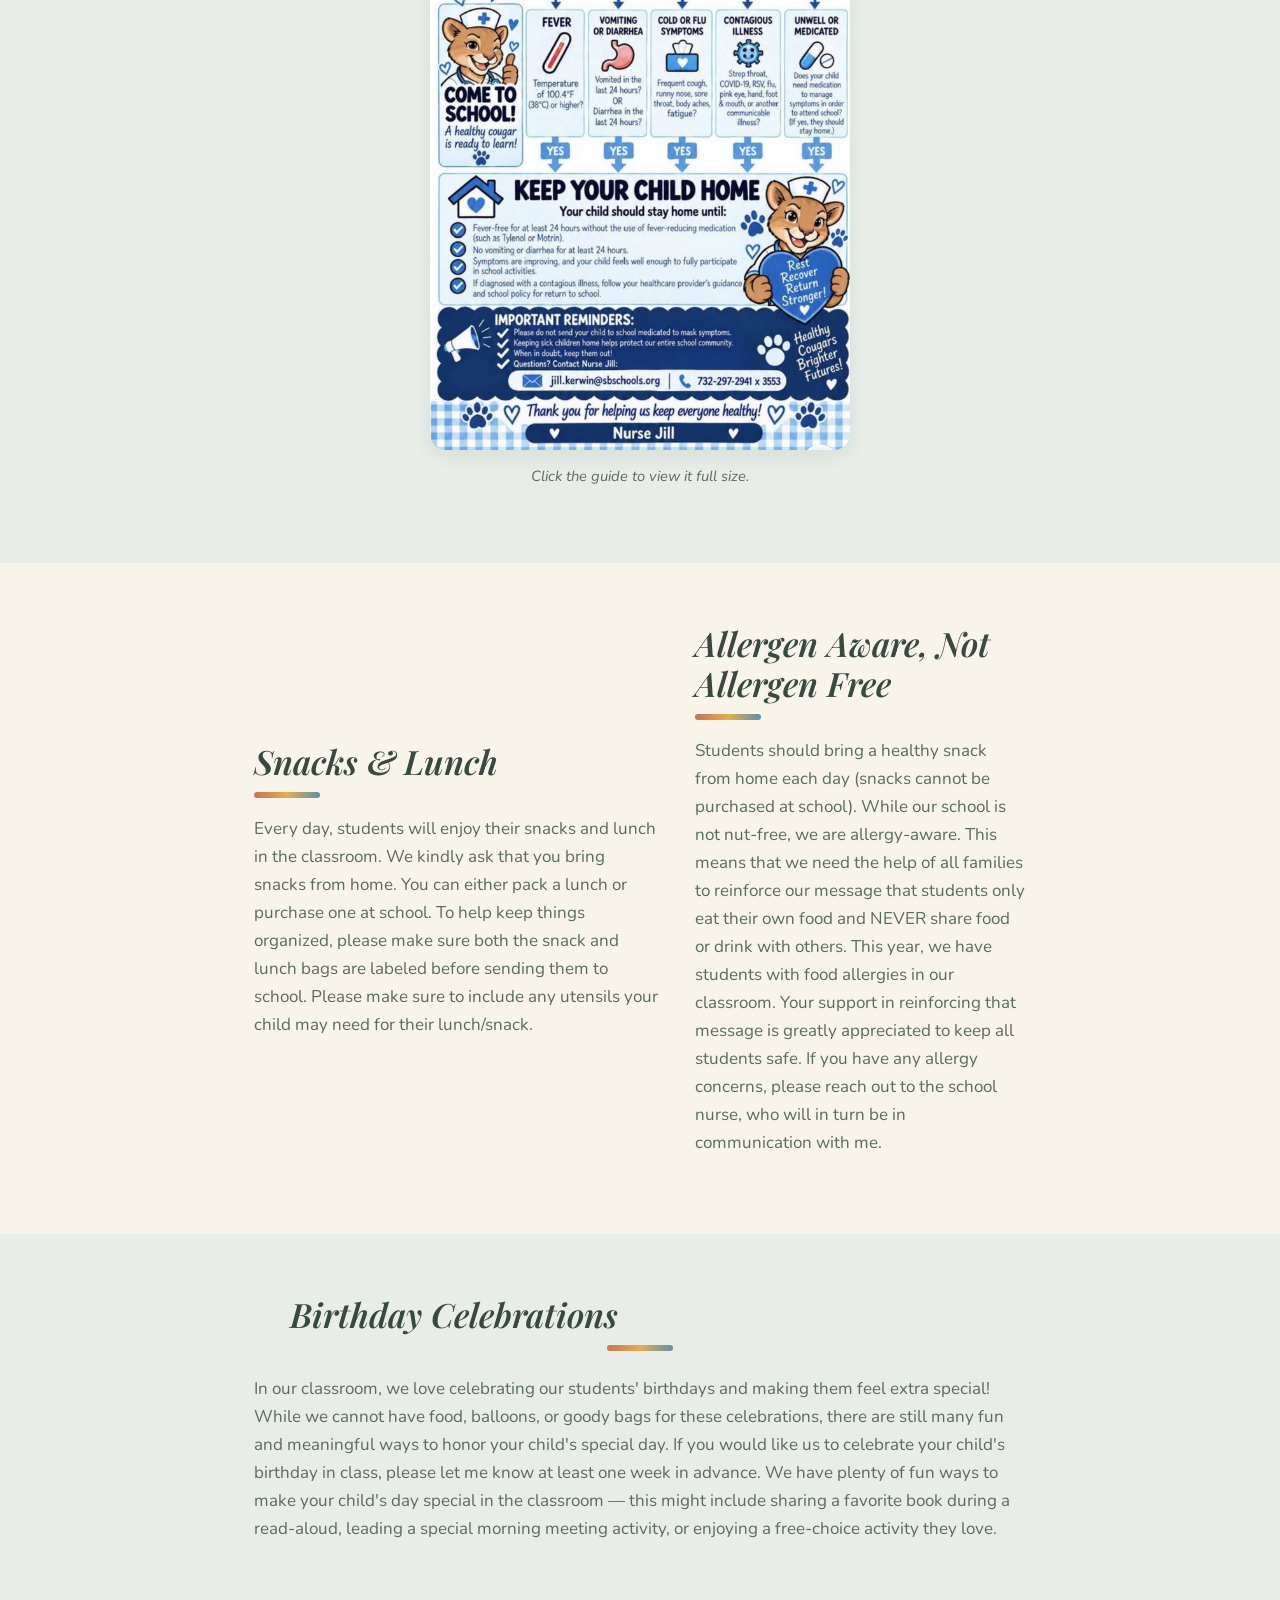
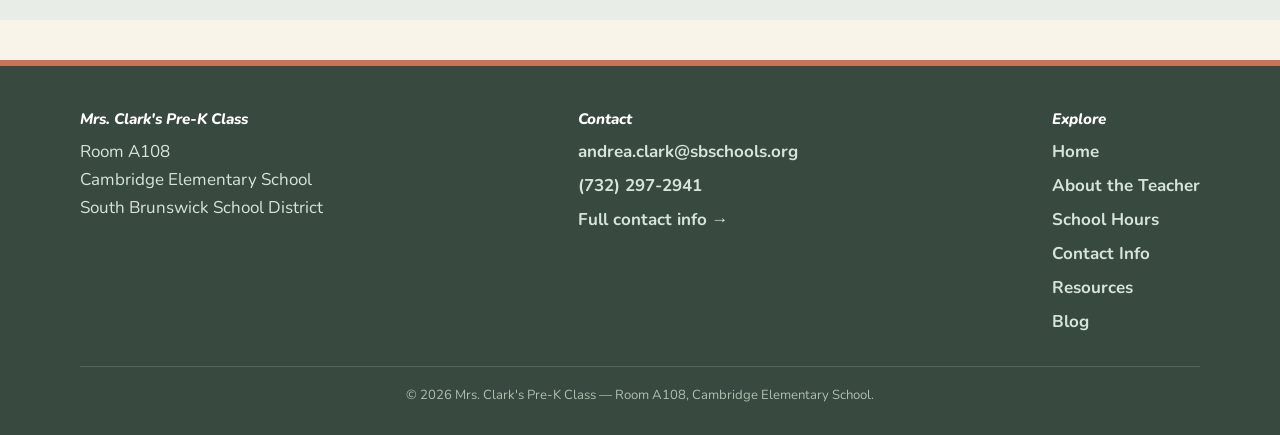
<file: dates-reminders.html>
<!DOCTYPE html>
<html lang="en">
<head>
  <meta charset="UTF-8">
  <meta name="viewport" content="width=device-width, initial-scale=1">

  <!-- Google tag (gtag.js) -->
  <script async src="https://www.googletagmanager.com/gtag/js?id=G-9L7TG3CD97"></script>
  <script>
    window.dataLayer = window.dataLayer || [];
    function gtag(){dataLayer.push(arguments);}
    gtag('js', new Date());

    gtag('config', 'G-9L7TG3CD97');
  </script>

  <link rel="icon" href='data:image/svg+xml,<svg xmlns="http://www.w3.org/2000/svg" viewBox="0 0 100 100"><text y=".9em" font-size="90">🌈</text></svg>'>
  <meta name="theme-color" content="#6e8874">
  <title>Dates &amp; Reminders | Mrs. Clark's Pre-K Class — Room A108</title>
  <meta name="description" content="Important dates for Mrs. Clark's Pre-K class, Room A108, Cambridge Elementary School — 2026-2027.">
  <meta name="robots" content="noindex, nofollow, noarchive, noimageindex">
  <link rel="preconnect" href="https://fonts.googleapis.com">
  <link href="https://fonts.googleapis.com/css2?family=Nunito:wght@400;600;700;800&family=Playfair+Display:ital,wght@400;600;700&display=swap" rel="stylesheet">
  <link rel="stylesheet" href="assets/style.css">
</head>
<body>
  <a class="skip-link" href="#main">Skip to content</a>

  <header class="site-header">
    <div class="nav-bar">
      <a class="brand" href="index.html">
        <span class="brand-badge" aria-hidden="true"><img src="assets/img/cambridge-cougar-logo.png" alt="Cambridge Elementary Cougars logo" style="width:100%;height:100%;object-fit:cover;border-radius:50%;"></span>
        <span class="brand-text">
          <span class="brand-title">Mrs. Clark's Pre-K Class</span>
          <span class="brand-sub">Room A108 · Cambridge Elementary School</span>
        </span>
      </a>
      <button class="nav-toggle" aria-label="Toggle navigation" aria-expanded="false">☰ Menu</button>
      <nav class="main-nav" aria-label="Primary">
        <ul>
          <li><a href="index.html">Home</a></li>
          <li><a href="about.html">About the Teacher</a></li>
          <li><a href="school-hours.html">School Hours</a></li>
          <li><a href="dates-reminders.html">Dates &amp; Reminders</a></li>
          <li><a href="blog.html">Blog</a></li>
          <li><a href="contact.html">Contact Info</a></li>
          <li><a href="resources.html">Resources</a></li>
        </ul>
      </nav>
    </div>
  </header>

  <main id="main">

    <section class="page-hero hero">
      <svg class="rainbow-deco" viewBox="0 0 120 70" width="72" height="42" xmlns="http://www.w3.org/2000/svg" aria-hidden="true" focusable="false">
        <path d="M8 64 A52 52 0 0 1 112 64" fill="none" stroke="#c77357" stroke-width="10" stroke-linecap="round"/>
        <path d="M20 64 A40 40 0 0 1 100 64" fill="none" stroke="#e2ae52" stroke-width="10" stroke-linecap="round"/>
        <path d="M32 64 A28 28 0 0 1 88 64" fill="none" stroke="#5f8fa6" stroke-width="10" stroke-linecap="round"/>
      </svg>
      <div class="hero-inner">
        <span class="eyebrow">Mark Your Calendar</span>
        <h1>Dates &amp; Reminders</h1>
        <p class="lead">Key dates as we kick off the 2026–2027 school year.</p>
      </div>
      <div class="hero-wave" aria-hidden="true">
        <svg viewBox="0 0 1440 80" preserveAspectRatio="none" xmlns="http://www.w3.org/2000/svg">
          <path d="M0,32 C240,80 480,0 720,24 C960,48 1200,88 1440,40 L1440,80 L0,80 Z" fill="#f8f4ea"></path>
        </svg>
      </div>
    </section>

    <section class="section">
      <div class="container" style="max-width:820px;">
        <div class="section-head" style="text-align:left; margin-bottom:24px;">
          <h2>Important Dates</h2>
        </div>

        <div class="date-card">
          <div class="date-badge terracotta"><span class="dm">Oct</span><span class="dd">25</span></div>
          <div class="date-body">
            <h3>Trunk or Treat</h3>
            <p>Sunday, 1:00–4:00 PM · Cambridge parking lot. Hosted by the Cambridge PTO and the South Brunswick Police Department. Car registration is required to hand out treats.</p>
          </div>
        </div>

        <div class="date-card">
          <div class="date-badge dusty-blue"><span class="dm">Oct</span><span class="dd">30</span></div>
          <div class="date-body">
            <h3>Fall Frolic &amp; Class Parties</h3>
            <p>Friday. More details will be shared closer to the date.</p>
          </div>
        </div>

        <a href="assets/img/Trunk_or_Treat_2026_HD.png" target="_blank" rel="noopener" style="max-width:420px; display:block; margin:28px auto 0;">
          <img src="assets/img/Trunk_or_Treat_2026_HD.png" alt="Trunk or Treat flyer — Cambridge PTO and the SB Police Department, October 25 from 1 to 4 PM in the Cambridge parking lot. Car registration required to hand out treats. Click to view full size." style="width:100%; border-radius: var(--radius-md); box-shadow: var(--shadow-card);">
        </a>
        <p style="text-align:center; margin-top:14px; color:var(--ink-soft); font-size:0.92rem;"><em>Click the Trunk or Treat flyer to view it full size — scan the QR code to register a car.</em></p>

        <div class="date-card">
          <div class="date-badge dusty-blue"><span class="dm">Nov</span><span class="dd">2</span></div>
          <div class="date-body">
            <h3>Evening Conferences</h3>
            <p>Monday, 5:30–7:30 PM.</p>
          </div>
        </div>

        <div class="date-card">
          <div class="date-badge sage"><span class="dm">Nov</span><span class="dd">3</span></div>
          <div class="date-body">
            <h3>No School for Students — Full Day Conferences</h3>
            <p>Tuesday, 10:40 AM–3:35 PM.</p>
          </div>
        </div>

        <div class="date-card">
          <div class="date-badge sage"><span class="dm">Nov</span><span class="dd" style="font-size:1.15rem; line-height:1.25;">5 &amp; 6</span></div>
          <div class="date-body">
            <h3>No School — NJEA Convention</h3>
            <p>Thursday and Friday.</p>
          </div>
        </div>

        <div class="date-card">
          <div class="date-badge terracotta"><span class="dm">Nov</span><span class="dd">25</span></div>
          <div class="date-body">
            <h3>Early Release Day</h3>
            <p>Wednesday. Pick-up begins at 1:20 PM.</p>
          </div>
        </div>

        <div class="date-card">
          <div class="date-badge sage"><span class="dm">Nov</span><span class="dd" style="font-size:1.15rem; line-height:1.25;">26 &amp; 27</span></div>
          <div class="date-body">
            <h3>No School — Thanksgiving</h3>
            <p>Thursday and Friday. Enjoy the long weekend!</p>
          </div>
        </div>

        <div class="notice plain" style="margin-top:24px;">
          More dates and reminders will be added here throughout the year.
        </div>
      </div>
    </section>

    <section class="section">
      <div class="container" style="max-width:820px; text-align:center;">
        <h2>Important Reminders</h2>
      </div>
    </section>

    <section class="section alt">
      <div class="container" style="max-width:820px;">
        <div class="section-head" style="text-align:left; margin-bottom:24px;">
          <h2>Illness</h2>
        </div>
        <p>If your child isn't feeling their best before school, we kindly ask that you consider keeping them home to help keep our classroom healthy and happy. Your support in limiting the spread of germs is truly appreciated! Please remember, your child should be fever-free for at least 24 hours without the use of fever-reducing medication before returning to school.</p>
        <p>You may call the school nurse (Jill Kerwin) if you need more information at <a href="tel:+17322972941">(732) 297-2941 ext. 3553</a> or email her at <a href="mailto:Jill.Kerwin@sbschools.org">Jill.Kerwin@sbschools.org</a>.</p>
        <p>All absences MUST be put into Genesis or you can call the main office directly: Cambridge Elementary <a href="tel:+17322972941">(732) 297-2941</a>.</p>

        <p style="margin-top:22px;">Not sure whether to send your child in? Nurse Jill's wellness guide walks you through it.</p>
        <a href="assets/img/wellness-guide.jpg" target="_blank" rel="noopener" style="max-width:420px; display:block; margin:16px auto 0;">
          <img src="assets/img/wellness-guide.jpg" alt="Cambridge Wellness Guide from Nurse Jill — a flowchart for deciding whether your child should stay home. Click to view it full size." style="width:100%; border-radius: var(--radius-md); box-shadow: var(--shadow-card);">
        </a>
        <p style="text-align:center; margin-top:14px; color:var(--ink-soft); font-size:0.92rem;"><em>Click the guide to view it full size.</em></p>
      </div>
    </section>

    <section class="section">
      <div class="container" style="max-width:820px;">
        <div class="two-col">
          <div>
            <h2>Snacks &amp; Lunch</h2>
            <p>Every day, students will enjoy their snacks and lunch in the classroom. We kindly ask that you bring snacks from home. You can either pack a lunch or purchase one at school. To help keep things organized, please make sure both the snack and lunch bags are labeled before sending them to school. Please make sure to include any utensils your child may need for their lunch/snack.</p>
          </div>
          <div>
            <h2>Allergen Aware, Not Allergen Free</h2>
            <p>Students should bring a healthy snack from home each day (snacks cannot be purchased at school). While our school is not nut-free, we are allergy-aware. This means that we need the help of all families to reinforce our message that students only eat their own food and NEVER share food or drink with others. This year, we have students with food allergies in our classroom. Your support in reinforcing that message is greatly appreciated to keep all students safe. If you have any allergy concerns, please reach out to the school nurse, who will in turn be in communication with me.</p>
          </div>
        </div>
      </div>
    </section>

    <section class="section alt">
      <div class="container" style="max-width:820px;">
        <div class="section-head" style="text-align:left; margin-bottom:24px;">
          <h2>Birthday Celebrations</h2>
        </div>
        <p>In our classroom, we love celebrating our students' birthdays and making them feel extra special! While we cannot have food, balloons, or goody bags for these celebrations, there are still many fun and meaningful ways to honor your child's special day. If you would like us to celebrate your child's birthday in class, please let me know at least one week in advance. We have plenty of fun ways to make your child's day special in the classroom — this might include sharing a favorite book during a read-aloud, leading a special morning meeting activity, or enjoying a free-choice activity they love.</p>
      </div>
    </section>

  </main>

  <footer class="site-footer">
    <div class="footer-inner">
      <div class="footer-col">
        <h4>Mrs. Clark's Pre-K Class</h4>
        <p style="color:#d7e4d9; margin:0;">Room A108<br>Cambridge Elementary School<br>South Brunswick School District</p>
      </div>
      <div class="footer-col">
        <h4>Contact</h4>
        <a href="mailto:andrea.clark@sbschools.org">andrea.clark@sbschools.org</a>
        <a href="tel:+17322972941">(732) 297-2941</a>
        <a href="contact.html">Full contact info →</a>
      </div>
      <div class="footer-col">
        <h4>Explore</h4>
        <a href="index.html">Home</a>
        <a href="about.html">About the Teacher</a>
        <a href="school-hours.html">School Hours</a>
        <a href="contact.html">Contact Info</a>
        <a href="resources.html">Resources</a>
        <a href="blog.html">Blog</a>
      </div>
    </div>
    <div class="footer-bottom">
      &copy; <span id="year"></span> Mrs. Clark's Pre-K Class — Room A108, Cambridge Elementary School.
    </div>
  </footer>

  <script src="assets/main.js"></script>
  <script>document.getElementById('year').textContent = new Date().getFullYear();</script>
</body>
</html>
</file>
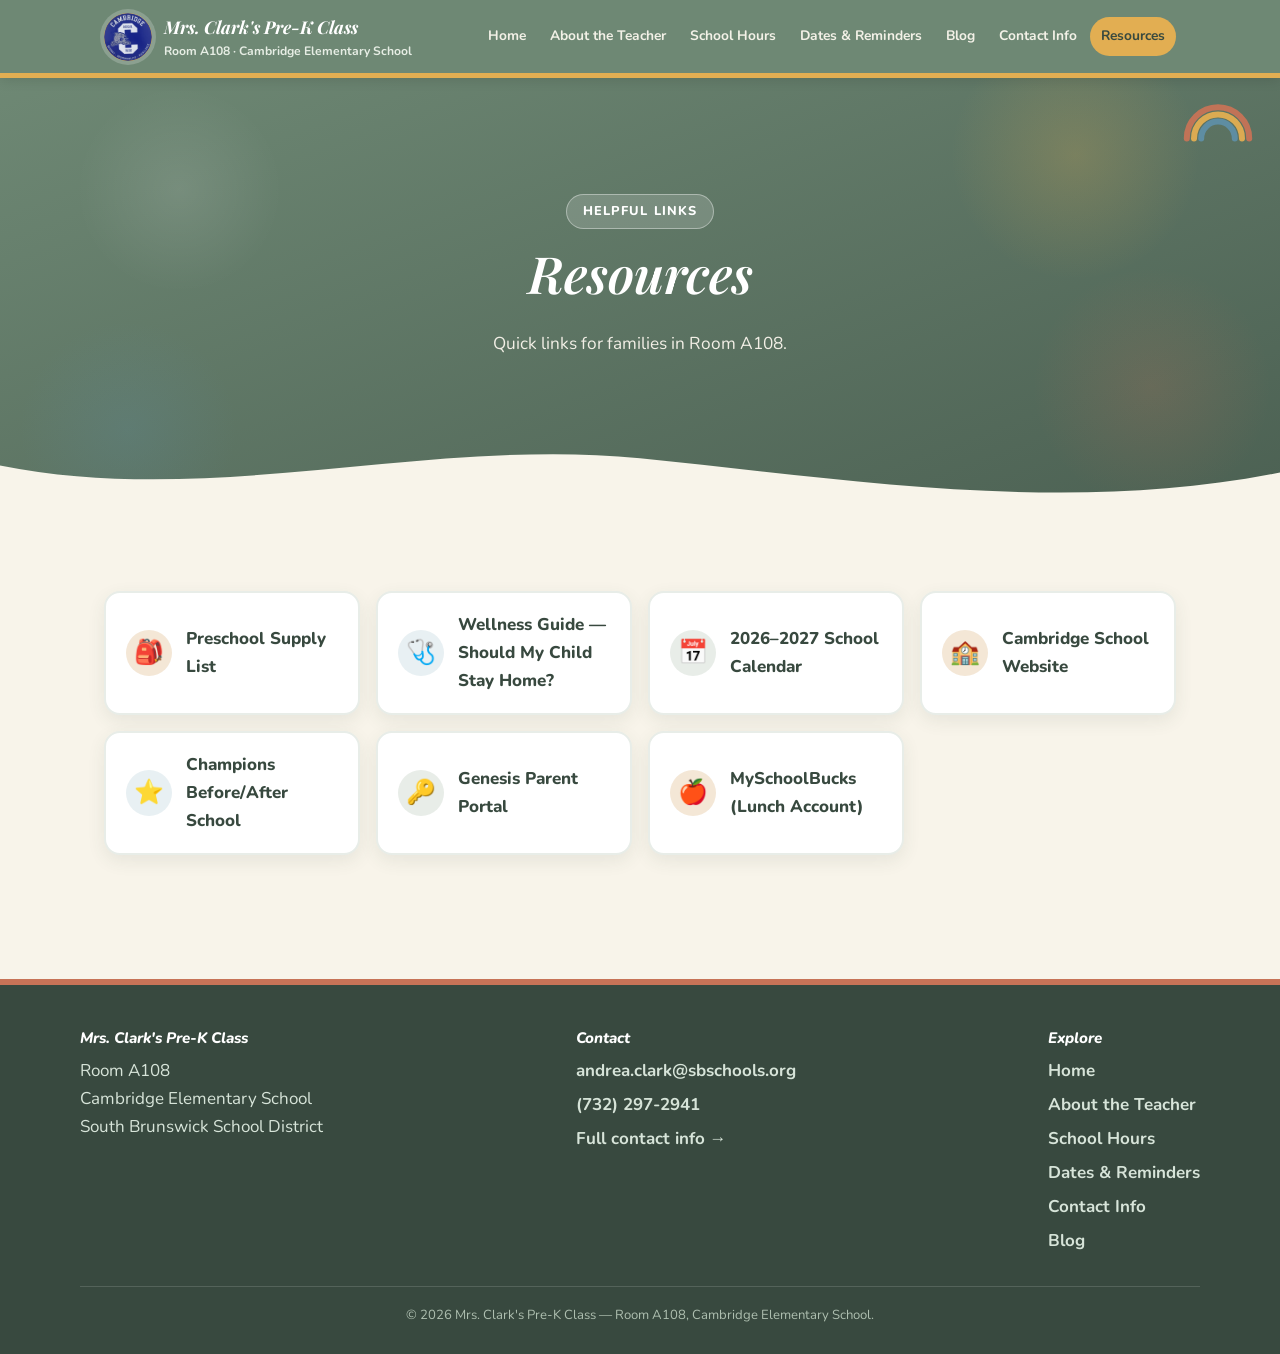
<file: resources.html>
<!DOCTYPE html>
<html lang="en">
<head>
  <meta charset="UTF-8">
  <meta name="viewport" content="width=device-width, initial-scale=1">

  <!-- Google tag (gtag.js) -->
  <script async src="https://www.googletagmanager.com/gtag/js?id=G-9L7TG3CD97"></script>
  <script>
    window.dataLayer = window.dataLayer || [];
    function gtag(){dataLayer.push(arguments);}
    gtag('js', new Date());

    gtag('config', 'G-9L7TG3CD97');
  </script>

  <link rel="icon" href='data:image/svg+xml,<svg xmlns="http://www.w3.org/2000/svg" viewBox="0 0 100 100"><text y=".9em" font-size="90">🌈</text></svg>'>
  <meta name="theme-color" content="#6e8874">
  <title>Resources | Mrs. Clark's Pre-K Class — Room A108</title>
  <meta name="description" content="Helpful links and resources for families in Mrs. Clark's Pre-K class, Room A108, Cambridge Elementary School.">
  <meta name="robots" content="noindex, nofollow, noarchive, noimageindex">
  <link rel="preconnect" href="https://fonts.googleapis.com">
  <link href="https://fonts.googleapis.com/css2?family=Nunito:wght@400;600;700;800&family=Playfair+Display:ital,wght@400;600;700&display=swap" rel="stylesheet">
  <link rel="stylesheet" href="assets/style.css">
</head>
<body>
  <a class="skip-link" href="#main">Skip to content</a>

  <header class="site-header">
    <div class="nav-bar">
      <a class="brand" href="index.html">
        <span class="brand-badge" aria-hidden="true"><img src="assets/img/cambridge-cougar-logo.png" alt="Cambridge Elementary Cougars logo" style="width:100%;height:100%;object-fit:cover;border-radius:50%;"></span>
        <span class="brand-text">
          <span class="brand-title">Mrs. Clark's Pre-K Class</span>
          <span class="brand-sub">Room A108 · Cambridge Elementary School</span>
        </span>
      </a>
      <button class="nav-toggle" aria-label="Toggle navigation" aria-expanded="false">☰ Menu</button>
      <nav class="main-nav" aria-label="Primary">
        <ul>
          <li><a href="index.html">Home</a></li>
          <li><a href="about.html">About the Teacher</a></li>
          <li><a href="school-hours.html">School Hours</a></li>
          <li><a href="dates-reminders.html">Dates &amp; Reminders</a></li>
          <li><a href="blog.html">Blog</a></li>
          <li><a href="contact.html">Contact Info</a></li>
          <li><a href="resources.html">Resources</a></li>
        </ul>
      </nav>
    </div>
  </header>

  <main id="main">

    <section class="page-hero hero">
      <svg class="rainbow-deco" viewBox="0 0 120 70" width="72" height="42" xmlns="http://www.w3.org/2000/svg" aria-hidden="true" focusable="false">
        <path d="M8 64 A52 52 0 0 1 112 64" fill="none" stroke="#c77357" stroke-width="10" stroke-linecap="round"/>
        <path d="M20 64 A40 40 0 0 1 100 64" fill="none" stroke="#e2ae52" stroke-width="10" stroke-linecap="round"/>
        <path d="M32 64 A28 28 0 0 1 88 64" fill="none" stroke="#5f8fa6" stroke-width="10" stroke-linecap="round"/>
      </svg>
      <div class="hero-inner">
        <span class="eyebrow">Helpful Links</span>
        <h1>Resources</h1>
        <p class="lead">Quick links for families in Room A108.</p>
      </div>
      <div class="hero-wave" aria-hidden="true">
        <svg viewBox="0 0 1440 80" preserveAspectRatio="none" xmlns="http://www.w3.org/2000/svg">
          <path d="M0,32 C240,80 480,0 720,24 C960,48 1200,88 1440,40 L1440,80 L0,80 Z" fill="#f8f4ea"></path>
        </svg>
      </div>
    </section>

    <section class="section">
      <div class="container">

        <div class="link-list">
          <a class="link-card" href="https://drive.google.com/file/d/1UPkP34eIdOFotCU1u8b0Wq7FSDcbGSlw/view?usp=sharing" target="_blank" rel="noopener"><span class="ico">🎒</span> Preschool Supply List</a>
          <a class="link-card" href="assets/img/wellness-guide.jpg" target="_blank" rel="noopener"><span class="ico">🩺</span> Wellness Guide — Should My Child Stay Home?</a>
          <a class="link-card" href="https://cmsv2-assets.apptegy.net/uploads/32252/file/5796751/37514348-37fb-4437-bda6-a8d6470241c6.png" target="_blank" rel="noopener"><span class="ico">📅</span> 2026–2027 School Calendar</a>
          <a class="link-card" href="https://ca.sbschools.org/" target="_blank" rel="noopener"><span class="ico">🏫</span> Cambridge School Website</a>
          <a class="link-card" href="https://www.discoverchampions.com/" target="_blank" rel="noopener"><span class="ico">⭐</span> Champions Before/After School</a>
          <a class="link-card" href="https://parents.sbschools.org/genesis/parents?gohome=true" target="_blank" rel="noopener"><span class="ico">🔑</span> Genesis Parent Portal</a>
          <a class="link-card" href="https://www.myschoolbucks.com/ver2/getmain?requestAction=home" target="_blank" rel="noopener"><span class="ico">🍎</span> MySchoolBucks (Lunch Account)</a>
        </div>

      </div>
    </section>

  </main>

  <footer class="site-footer">
    <div class="footer-inner">
      <div class="footer-col">
        <h4>Mrs. Clark's Pre-K Class</h4>
        <p style="color:#d7e4d9; margin:0;">Room A108<br>Cambridge Elementary School<br>South Brunswick School District</p>
      </div>
      <div class="footer-col">
        <h4>Contact</h4>
        <a href="mailto:andrea.clark@sbschools.org">andrea.clark@sbschools.org</a>
        <a href="tel:+17322972941">(732) 297-2941</a>
        <a href="contact.html">Full contact info →</a>
      </div>
      <div class="footer-col">
        <h4>Explore</h4>
        <a href="index.html">Home</a>
        <a href="about.html">About the Teacher</a>
        <a href="school-hours.html">School Hours</a>
        <a href="dates-reminders.html">Dates &amp; Reminders</a>
        <a href="contact.html">Contact Info</a>
        <a href="blog.html">Blog</a>
      </div>
    </div>
    <div class="footer-bottom">
      &copy; <span id="year"></span> Mrs. Clark's Pre-K Class — Room A108, Cambridge Elementary School.
    </div>
  </footer>

  <script src="assets/main.js"></script>
  <script>document.getElementById('year').textContent = new Date().getFullYear();</script>
</body>
</html>
</file>
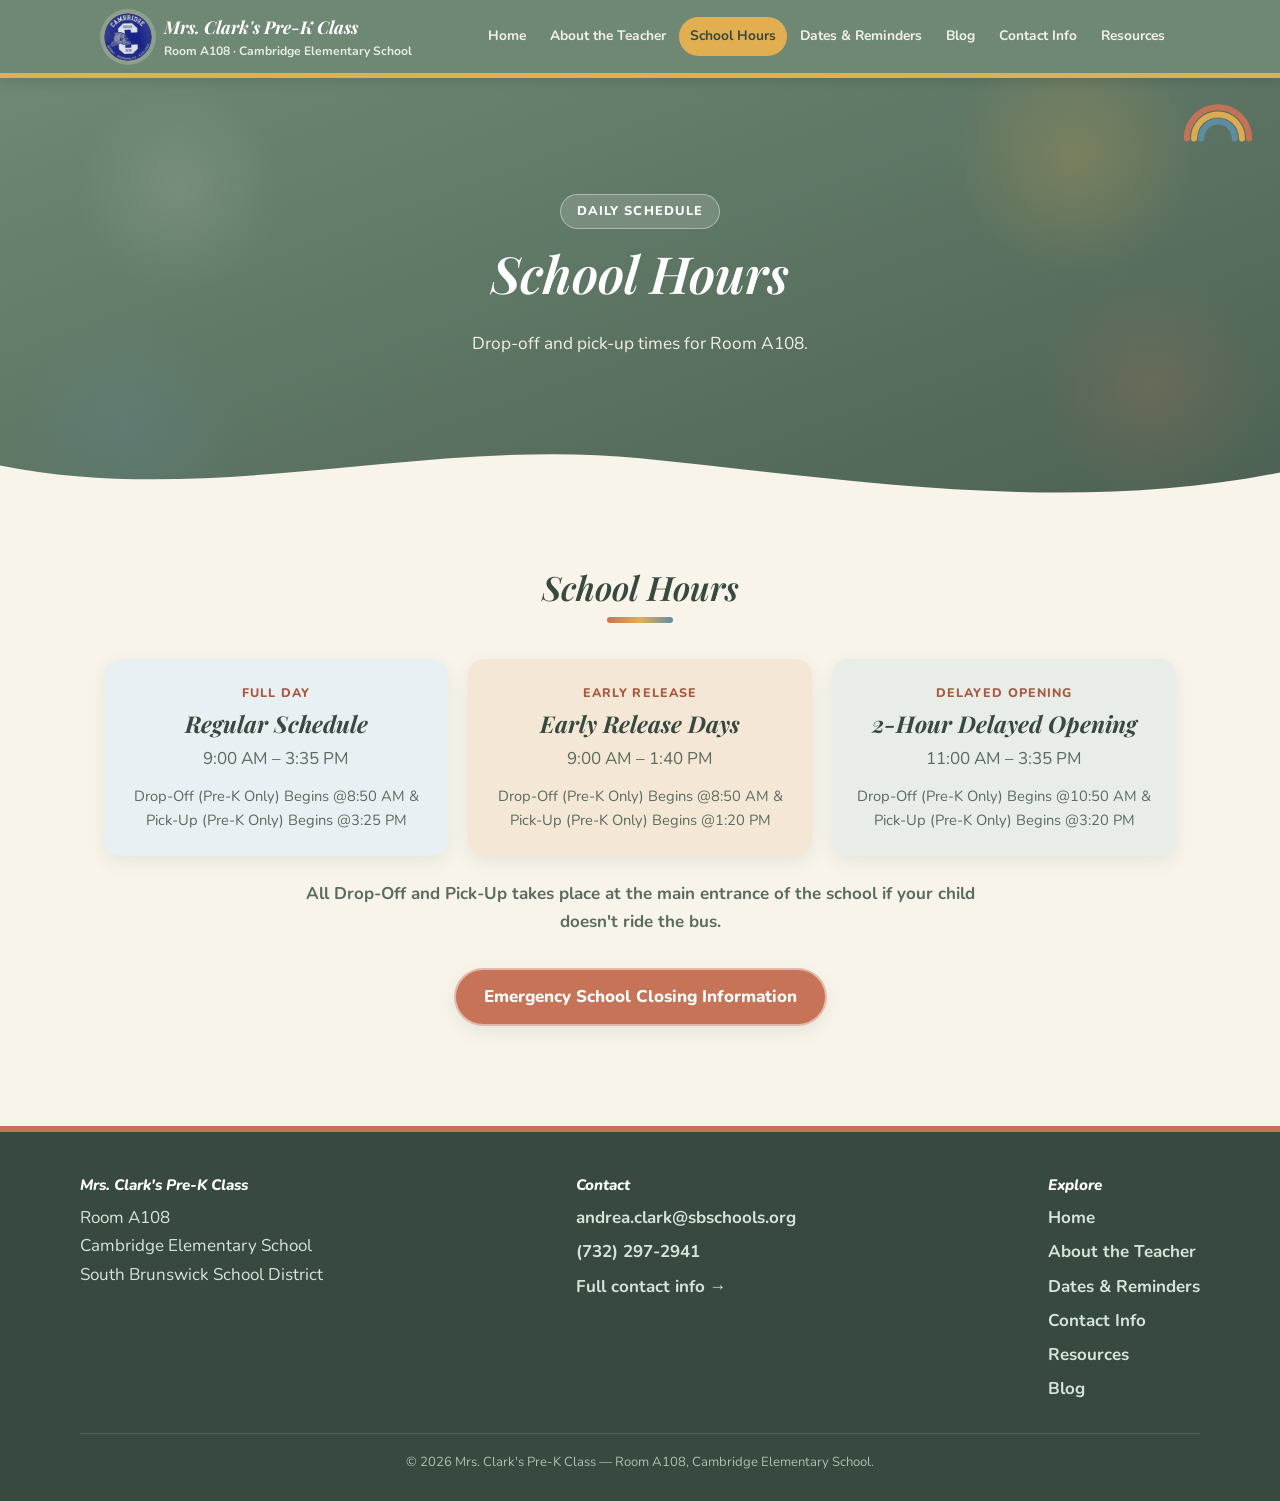
<file: school-hours.html>
<!DOCTYPE html>
<html lang="en">
<head>
  <meta charset="UTF-8">
  <meta name="viewport" content="width=device-width, initial-scale=1">

  <!-- Google tag (gtag.js) -->
  <script async src="https://www.googletagmanager.com/gtag/js?id=G-9L7TG3CD97"></script>
  <script>
    window.dataLayer = window.dataLayer || [];
    function gtag(){dataLayer.push(arguments);}
    gtag('js', new Date());

    gtag('config', 'G-9L7TG3CD97');
  </script>

  <link rel="icon" href='data:image/svg+xml,<svg xmlns="http://www.w3.org/2000/svg" viewBox="0 0 100 100"><text y=".9em" font-size="90">🌈</text></svg>'>
  <meta name="theme-color" content="#6e8874">
  <title>School Hours | Mrs. Clark's Pre-K Class — Room A108</title>
  <meta name="description" content="School hours and daily schedule for Mrs. Clark's Pre-K class, Room A108, Cambridge Elementary School.">
  <meta name="robots" content="noindex, nofollow, noarchive, noimageindex">
  <link rel="preconnect" href="https://fonts.googleapis.com">
  <link href="https://fonts.googleapis.com/css2?family=Nunito:wght@400;600;700;800&family=Playfair+Display:ital,wght@400;600;700&display=swap" rel="stylesheet">
  <link rel="stylesheet" href="assets/style.css">
</head>
<body>
  <a class="skip-link" href="#main">Skip to content</a>

  <header class="site-header">
    <div class="nav-bar">
      <a class="brand" href="index.html">
        <span class="brand-badge" aria-hidden="true"><img src="assets/img/cambridge-cougar-logo.png" alt="Cambridge Elementary Cougars logo" style="width:100%;height:100%;object-fit:cover;border-radius:50%;"></span>
        <span class="brand-text">
          <span class="brand-title">Mrs. Clark's Pre-K Class</span>
          <span class="brand-sub">Room A108 · Cambridge Elementary School</span>
        </span>
      </a>
      <button class="nav-toggle" aria-label="Toggle navigation" aria-expanded="false">☰ Menu</button>
      <nav class="main-nav" aria-label="Primary">
        <ul>
          <li><a href="index.html">Home</a></li>
          <li><a href="about.html">About the Teacher</a></li>
          <li><a href="school-hours.html">School Hours</a></li>
          <li><a href="dates-reminders.html">Dates &amp; Reminders</a></li>
          <li><a href="blog.html">Blog</a></li>
          <li><a href="contact.html">Contact Info</a></li>
          <li><a href="resources.html">Resources</a></li>
        </ul>
      </nav>
    </div>
  </header>

  <main id="main">

    <section class="page-hero hero">
      <svg class="rainbow-deco" viewBox="0 0 120 70" width="72" height="42" xmlns="http://www.w3.org/2000/svg" aria-hidden="true" focusable="false">
        <path d="M8 64 A52 52 0 0 1 112 64" fill="none" stroke="#c77357" stroke-width="10" stroke-linecap="round"/>
        <path d="M20 64 A40 40 0 0 1 100 64" fill="none" stroke="#e2ae52" stroke-width="10" stroke-linecap="round"/>
        <path d="M32 64 A28 28 0 0 1 88 64" fill="none" stroke="#5f8fa6" stroke-width="10" stroke-linecap="round"/>
      </svg>
      <div class="hero-inner">
        <span class="eyebrow">Daily Schedule</span>
        <h1>School Hours</h1>
        <p class="lead">Drop-off and pick-up times for Room A108.</p>
      </div>
      <div class="hero-wave" aria-hidden="true">
        <svg viewBox="0 0 1440 80" preserveAspectRatio="none" xmlns="http://www.w3.org/2000/svg">
          <path d="M0,32 C240,80 480,0 720,24 C960,48 1200,88 1440,40 L1440,80 L0,80 Z" fill="#f8f4ea"></path>
        </svg>
      </div>
    </section>

    <section class="section">
      <div class="container">
        <div class="section-head">
          <h2>School Hours</h2>
        </div>
        <div class="pastel-grid">
          <div class="pastel-card blue" style="text-align:center;">
            <span class="eyebrow-label">Full Day</span>
            <h3>Regular Schedule</h3>
            <p style="margin:0 0 10px;">9:00 AM – 3:35 PM</p>
            <p style="margin:0; font-size:0.92rem;">Drop-Off (Pre-K Only) Begins @8:50 AM &amp; Pick-Up (Pre-K Only) Begins @3:25 PM</p>
          </div>
          <div class="pastel-card peach" style="text-align:center;">
            <span class="eyebrow-label">Early Release</span>
            <h3>Early Release Days</h3>
            <p style="margin:0 0 10px;">9:00 AM – 1:40 PM</p>
            <p style="margin:0; font-size:0.92rem;">Drop-Off (Pre-K Only) Begins @8:50 AM &amp; Pick-Up (Pre-K Only) Begins @1:20 PM</p>
          </div>
          <div class="pastel-card mint" style="text-align:center;">
            <span class="eyebrow-label">Delayed Opening</span>
            <h3>2-Hour Delayed Opening</h3>
            <p style="margin:0 0 10px;">11:00 AM – 3:35 PM</p>
            <p style="margin:0; font-size:0.92rem;">Drop-Off (Pre-K Only) Begins @10:50 AM &amp; Pick-Up (Pre-K Only) Begins @3:20 PM</p>
          </div>
        </div>

        <p style="margin:24px auto 0; max-width:720px; text-align:center; font-weight:700;">
          All Drop-Off and Pick-Up takes place at the main entrance of the school if your child doesn't ride the bus.
        </p>

        <div class="btn-row" style="margin-top:32px;">
          <a class="btn" href="https://www.sbschools.org/page/emergency-school-closing-information" target="_blank" rel="noopener">Emergency School Closing Information</a>
        </div>
      </div>
    </section>

  </main>

  <footer class="site-footer">
    <div class="footer-inner">
      <div class="footer-col">
        <h4>Mrs. Clark's Pre-K Class</h4>
        <p style="color:#d7e4d9; margin:0;">Room A108<br>Cambridge Elementary School<br>South Brunswick School District</p>
      </div>
      <div class="footer-col">
        <h4>Contact</h4>
        <a href="mailto:andrea.clark@sbschools.org">andrea.clark@sbschools.org</a>
        <a href="tel:+17322972941">(732) 297-2941</a>
        <a href="contact.html">Full contact info →</a>
      </div>
      <div class="footer-col">
        <h4>Explore</h4>
        <a href="index.html">Home</a>
        <a href="about.html">About the Teacher</a>
        <a href="dates-reminders.html">Dates &amp; Reminders</a>
        <a href="contact.html">Contact Info</a>
        <a href="resources.html">Resources</a>
        <a href="blog.html">Blog</a>
      </div>
    </div>
    <div class="footer-bottom">
      &copy; <span id="year"></span> Mrs. Clark's Pre-K Class — Room A108, Cambridge Elementary School.
    </div>
  </footer>

  <script src="assets/main.js"></script>
  <script>document.getElementById('year').textContent = new Date().getFullYear();</script>
</body>
</html>
</file>
<file: assets/style.css>
/* =========================================================
   Mrs. Clark's Pre-K Class — Room A108
   Cambridge Elementary School, South Brunswick School District
   Boho, muted, preschool-friendly theme — palette pulled from the
   2026-2027 Welcome Letter (sage, terracotta, mustard, dusty blue).
   ========================================================= */

:root {
  --sage: #6e8874;
  --sage-dark: #4c6153;
  --sage-deep: #38493f;
  --terracotta: #c77357;
  --terracotta-dark: #a85940;
  --mustard: #e2ae52;
  --mustard-dark: #c68f37;
  --dusty-blue: #5f8fa6;
  --dusty-blue-dark: #477084;

  --cream: #f8f4ea;
  --pastel-mint: #e8ede8;
  --pastel-peach: #f4e7d6;
  --pastel-blue: #e8f0f3;
  --pastel-blush: #f7e9df;

  --ink: #25352d;
  --ink-soft: #5b6b5f;
  --white: #ffffff;

  --radius-lg: 24px;
  --radius-md: 16px;
  --radius-sm: 10px;
  --shadow-soft: 0 14px 32px rgba(56, 73, 63, 0.14);
  --shadow-card: 0 6px 18px rgba(56, 73, 63, 0.09);
  --max-width: 1120px;
}

* { box-sizing: border-box; }

html { scroll-behavior: smooth; }

body {
  margin: 0;
  font-family: "Nunito", "Segoe UI", Roboto, Helvetica, Arial, sans-serif;
  font-size: 17px;
  color: var(--ink);
  background: var(--cream);
  line-height: 1.65;
  -webkit-font-smoothing: antialiased;
}

h1, h2, h3, h4 {
  font-family: "Playfair Display", "Georgia", serif;
  font-style: italic;
  font-weight: 600;
  color: var(--sage-deep);
  line-height: 1.2;
  margin: 0 0 0.5em;
}

h1 { font-size: clamp(2.2rem, 4vw, 3.2rem); }
h2 { font-size: clamp(1.55rem, 3vw, 2.1rem); }
h3 { font-size: clamp(1.2rem, 2vw, 1.45rem); font-weight: 700; }

/* Soft rainbow squiggle under h2 — echoes the letter's rainbow mark */
h2::after {
  content: "";
  display: block;
  width: 66px;
  height: 6px;
  margin-top: 10px;
  border-radius: 999px;
  background: linear-gradient(90deg, var(--terracotta), var(--mustard), var(--dusty-blue));
}

.section-head h2::after { margin-left: auto; margin-right: auto; }
.card h2::after, .notice h2::after { display: none; }

p { margin: 0 0 1em; color: var(--ink-soft); }

a { color: var(--dusty-blue-dark); text-decoration: none; font-weight: 700; }
a:hover { text-decoration: underline; }

img { max-width: 100%; display: block; }

.container {
  max-width: var(--max-width);
  margin: 0 auto;
  padding: 0 24px;
}

.eyebrow-label {
  font-family: "Nunito", sans-serif;
  font-style: normal;
  font-weight: 800;
  font-size: 0.78rem;
  letter-spacing: 0.09em;
  text-transform: uppercase;
  color: var(--terracotta-dark);
  display: block;
  margin-bottom: 6px;
}

/* -------------------- Skip link -------------------- */
.skip-link {
  position: absolute;
  left: -999px;
  top: 0;
  background: var(--sage-deep);
  color: #fff;
  padding: 10px 16px;
  border-radius: 0 0 8px 0;
  z-index: 1000;
}
.skip-link:focus {
  left: 0;
}

/* -------------------- Header / Nav -------------------- */
.site-header {
  background: var(--sage);
  color: var(--white);
  position: sticky;
  top: 0;
  z-index: 100;
  box-shadow: 0 2px 12px rgba(0,0,0,0.12);
  border-bottom: 5px solid var(--mustard);
}

.nav-bar {
  display: flex;
  align-items: center;
  justify-content: space-between;
  gap: 16px;
  padding: 12px 24px;
  max-width: var(--max-width);
  margin: 0 auto;
}

.brand {
  display: flex;
  align-items: center;
  gap: 12px;
  color: var(--white);
  text-decoration: none;
}

.brand:hover { text-decoration: none; }

.brand-badge {
  width: 48px;
  height: 48px;
  border-radius: 50%;
  background: var(--mustard);
  color: var(--sage-deep);
  display: flex;
  align-items: center;
  justify-content: center;
  font-family: "Playfair Display", serif;
  font-style: italic;
  font-weight: 700;
  font-size: 1.2rem;
  flex-shrink: 0;
  box-shadow: 0 0 0 4px rgba(255,255,255,0.2);
}

.brand-text .brand-title {
  display: block;
  font-family: "Playfair Display", serif;
  font-style: italic;
  font-weight: 700;
  font-size: 1.1rem;
  color: var(--white);
}

.brand-text .brand-sub {
  display: block;
  font-family: "Nunito", sans-serif;
  font-size: 0.76rem;
  color: #e6ede4;
}

.nav-toggle {
  display: none;
  background: none;
  border: 2px solid rgba(255,255,255,0.4);
  border-radius: var(--radius-sm);
  color: var(--white);
  padding: 8px 10px;
  cursor: pointer;
  font-weight: 700;
}

.main-nav ul {
  list-style: none;
  display: flex;
  flex-wrap: wrap;
  gap: 2px;
  margin: 0;
  padding: 0;
}

.main-nav a {
  color: #f3f1e7;
  text-decoration: none;
  padding: 8px 11px;
  border-radius: 999px;
  font-weight: 700;
  font-size: 0.86rem;
  white-space: nowrap;
  transition: background 0.15s ease, color 0.15s ease, transform 0.15s ease;
  display: inline-block;
}

.main-nav a:hover,
.main-nav a:focus {
  background: rgba(255,255,255,0.16);
  text-decoration: none;
  transform: translateY(-1px);
}

.main-nav a.active {
  background: var(--mustard);
  color: var(--sage-deep);
}

/* -------------------- Hero -------------------- */
.hero {
  position: relative;
  color: var(--white);
  background: linear-gradient(160deg, var(--sage) 0%, var(--sage-dark) 100%);
  overflow: hidden;
}

.hero::after {
  content: "";
  position: absolute;
  inset: 0;
  background-image:
    radial-gradient(circle at 14% 26%, rgba(255,255,255,0.10) 0, transparent 9%),
    radial-gradient(circle at 84% 18%, rgba(226,174,82,0.22) 0, transparent 11%),
    radial-gradient(circle at 90% 72%, rgba(199,115,87,0.18) 0, transparent 10%),
    radial-gradient(circle at 10% 82%, rgba(95,143,166,0.20) 0, transparent 9%);
  pointer-events: none;
}

/* Soft wave divider along the bottom of the hero, in the page cream color */
.hero-wave {
  position: absolute;
  left: 0;
  right: 0;
  bottom: -1px;
  line-height: 0;
  z-index: 1;
}

.hero-wave svg { width: 100%; height: auto; display: block; }

.rainbow-deco {
  position: absolute;
  top: 22px;
  right: 26px;
  z-index: 1;
  opacity: 0.95;
}

@media (max-width: 640px) {
  .rainbow-deco { width: 64px; height: auto; top: 14px; right: 16px; }
}

.hero-inner {
  position: relative;
  z-index: 2;
  padding: 68px 24px 96px;
  text-align: center;
  max-width: 840px;
  margin: 0 auto;
}

.hero h1 { color: var(--white); }

.hero .eyebrow {
  display: inline-block;
  background: rgba(255,255,255,0.16);
  border: 1px solid rgba(255,255,255,0.38);
  padding: 6px 16px;
  border-radius: 999px;
  font-family: "Nunito", sans-serif;
  font-style: normal;
  font-weight: 800;
  font-size: 0.8rem;
  letter-spacing: 0.08em;
  text-transform: uppercase;
  margin-bottom: 18px;
}

.hero p.lead {
  color: #f2efe6;
  font-size: 1.08rem;
  max-width: 640px;
  margin: 0 auto 28px;
}

.page-hero {
  padding: 48px 24px 24px;
  text-align: center;
}

.page-hero .eyebrow { margin-bottom: 14px; }

/* -------------------- Buttons -------------------- */
.btn {
  display: inline-flex;
  align-items: center;
  gap: 8px;
  background: var(--terracotta);
  color: var(--white);
  font-family: "Nunito", sans-serif;
  font-weight: 800;
  padding: 13px 28px;
  border-radius: 999px;
  box-shadow: var(--shadow-card);
  transition: transform 0.15s ease, box-shadow 0.15s ease, background 0.15s ease;
  border: 2px solid rgba(255,255,255,0.5);
}

.btn:hover {
  background: var(--terracotta-dark);
  transform: translateY(-3px);
  text-decoration: none;
  box-shadow: var(--shadow-soft);
}

.btn.btn-outline {
  background: transparent;
  color: var(--white);
  border: 2px solid rgba(255,255,255,0.75);
  box-shadow: none;
}

.btn.btn-outline:hover {
  background: rgba(255,255,255,0.16);
}

.btn-row {
  display: flex;
  flex-wrap: wrap;
  gap: 14px;
  justify-content: center;
  margin-top: 8px;
}

/* -------------------- Resource links -------------------- */
.link-list {
  display: grid;
  grid-template-columns: repeat(auto-fit, minmax(240px, 1fr));
  gap: 16px;
  margin: 24px 0;
}

.link-card {
  display: flex;
  align-items: center;
  gap: 14px;
  background: var(--white);
  border: 2px solid var(--pastel-mint);
  border-radius: var(--radius-md);
  padding: 18px 20px;
  box-shadow: var(--shadow-card);
  font-weight: 800;
  color: var(--sage-deep);
  transition: transform 0.15s ease, border-color 0.15s ease;
}

.link-card:hover {
  border-color: var(--terracotta);
  text-decoration: none;
  transform: translateY(-3px);
}

.link-card .ico {
  font-size: 1.5rem;
  width: 46px;
  height: 46px;
  flex-shrink: 0;
  border-radius: 50%;
  display: inline-flex;
  align-items: center;
  justify-content: center;
  background: var(--pastel-blue);
}

.link-list .link-card:nth-child(3n+1) .ico { background: var(--pastel-peach); }
.link-list .link-card:nth-child(3n+2) .ico { background: var(--pastel-blue); }
.link-list .link-card:nth-child(3n+3) .ico { background: var(--pastel-mint); }

/* -------------------- Sections -------------------- */
.section {
  padding: 60px 24px;
  position: relative;
}

.section.alt {
  background: var(--pastel-mint);
}

.section-head {
  text-align: center;
  max-width: 700px;
  margin: 0 auto 36px;
}

.card {
  background: var(--white);
  border-radius: var(--radius-lg);
  padding: 32px;
  box-shadow: var(--shadow-card);
  border: 2px solid var(--pastel-mint);
  border-top: 6px solid var(--mustard);
}

.two-col {
  display: grid;
  grid-template-columns: 1.1fr 0.9fr;
  gap: 36px;
  align-items: center;
}

@media (max-width: 800px) {
  .two-col { grid-template-columns: 1fr; }
}

/* -------------------- Placeholder image tiles -------------------- */
.placeholder-tile {
  position: relative;
  border-radius: var(--radius-md);
  background: repeating-linear-gradient(135deg, var(--pastel-blue) 0 14px, #f6faf9 14px 28px);
  border: 3px dashed var(--terracotta);
  display: flex;
  flex-direction: column;
  align-items: center;
  justify-content: center;
  color: var(--ink-soft);
  font-weight: 700;
  text-align: center;
  padding: 18px;
  min-height: 160px;
  aspect-ratio: 4 / 3;
}

.placeholder-tile::before {
  content: "🖼️";
  font-size: 2.1rem;
  margin-bottom: 8px;
}

.placeholder-tile .ph-label {
  background: rgba(255,255,255,0.92);
  border-radius: var(--radius-sm);
  padding: 8px 12px;
  font-size: 0.85rem;
  max-width: 90%;
}

.gallery-grid {
  display: grid;
  grid-template-columns: repeat(auto-fill, minmax(180px, 1fr));
  gap: 16px;
  margin: 20px 0 8px;
}

.gallery-grid .placeholder-tile:nth-child(4n+1) { border-color: var(--terracotta); }
.gallery-grid .placeholder-tile:nth-child(4n+2) { border-color: var(--mustard-dark); }
.gallery-grid .placeholder-tile:nth-child(4n+3) { border-color: var(--sage); }
.gallery-grid .placeholder-tile:nth-child(4n+4) { border-color: var(--dusty-blue); }

/* -------------------- Info cards (education, experience, hours, etc.) -------------------- */
.info-grid {
  display: grid;
  grid-template-columns: repeat(auto-fit, minmax(240px, 1fr));
  gap: 20px;
  margin-top: 28px;
}

.info-card {
  background: var(--white);
  border-radius: var(--radius-md);
  padding: 26px;
  box-shadow: var(--shadow-card);
  border: 2px solid var(--pastel-mint);
  text-align: center;
}

.info-card .ico {
  font-size: 1.7rem;
  margin: 0 auto 12px;
  display: flex;
  align-items: center;
  justify-content: center;
  width: 60px;
  height: 60px;
  border-radius: 50%;
}

.info-grid .info-card:nth-child(3n+1) .ico { background: var(--pastel-peach); }
.info-grid .info-card:nth-child(3n+2) .ico { background: var(--pastel-blue); }
.info-grid .info-card:nth-child(3n+3) .ico { background: var(--pastel-mint); }

.info-card h3 { margin-bottom: 6px; }

.pastel-card {
  border-radius: var(--radius-md);
  padding: 24px;
  box-shadow: var(--shadow-card);
}
.pastel-card.peach { background: var(--pastel-peach); }
.pastel-card.blue { background: var(--pastel-blue); }
.pastel-card.mint { background: var(--pastel-mint); }
.pastel-card.blush { background: var(--pastel-blush); }
.pastel-card h3 { margin-bottom: 8px; }
.pastel-card p:last-child { margin-bottom: 0; }

.pastel-grid {
  display: grid;
  grid-template-columns: repeat(auto-fit, minmax(240px, 1fr));
  gap: 20px;
  margin-top: 8px;
}

/* -------------------- Quote / note callout -------------------- */
.notice {
  border-radius: var(--radius-md);
  padding: 24px 28px;
  background: var(--pastel-peach);
  border: 2px solid var(--terracotta);
  color: var(--ink);
  margin: 20px 0;
  font-family: "Playfair Display", serif;
  font-style: italic;
  font-size: 1.15rem;
  line-height: 1.6;
}

.notice strong { color: var(--terracotta-dark); }

.notice.info {
  background: var(--pastel-blue);
  border-color: var(--dusty-blue);
  font-family: "Nunito", sans-serif;
  font-style: normal;
  font-size: 1rem;
}
.notice.info strong { color: var(--dusty-blue-dark); }

.notice.plain {
  font-family: "Nunito", sans-serif;
  font-style: normal;
  font-size: 0.98rem;
  background: var(--pastel-mint);
  border-color: var(--sage);
}

/* -------------------- Date cards (Dates & Reminders) -------------------- */
.date-card {
  display: flex;
  gap: 20px;
  align-items: flex-start;
  background: var(--white);
  border-radius: var(--radius-md);
  padding: 22px;
  box-shadow: var(--shadow-card);
  margin-bottom: 16px;
}

.date-badge {
  width: 66px;
  height: 66px;
  border-radius: 16px;
  color: #fff;
  display: flex;
  flex-direction: column;
  align-items: center;
  justify-content: center;
  flex-shrink: 0;
  font-family: "Nunito", sans-serif;
}

.date-badge .dm {
  font-size: 0.68rem;
  font-weight: 800;
  letter-spacing: 0.06em;
  text-transform: uppercase;
}

.date-badge .dd {
  font-size: 1.5rem;
  font-weight: 800;
  line-height: 1.1;
}

.date-badge.terracotta { background: var(--terracotta); }
.date-badge.sage { background: var(--sage); }
.date-badge.dusty-blue { background: var(--dusty-blue); }

.date-body h3 { margin-bottom: 6px; }
.date-body p { margin-bottom: 0; }

@media (max-width: 560px) {
  .date-card { flex-direction: column; align-items: flex-start; }
}

/* -------------------- Footer -------------------- */
.site-footer {
  background: var(--sage-deep);
  color: #dce6de;
  padding: 44px 24px 28px;
  margin-top: 40px;
  border-top: 6px solid var(--terracotta);
}

.footer-inner {
  max-width: var(--max-width);
  margin: 0 auto;
  display: flex;
  flex-wrap: wrap;
  gap: 24px;
  justify-content: space-between;
}

.footer-col h4 {
  color: #fff;
  font-family: "Nunito", sans-serif;
  font-weight: 800;
  font-size: 0.95rem;
  margin-bottom: 10px;
}

.footer-col a {
  color: #d7e4d9;
  display: block;
  margin-bottom: 6px;
  font-weight: 700;
}

.footer-bottom {
  max-width: var(--max-width);
  margin: 24px auto 0;
  padding-top: 18px;
  border-top: 1px solid rgba(255,255,255,0.14);
  font-size: 0.82rem;
  color: #aebfb0;
  text-align: center;
}

@media (prefers-reduced-motion: reduce) {
  * { scroll-behavior: auto; }
}

/* -------------------- Responsive nav -------------------- */
@media (max-width: 860px) {
  .nav-toggle { display: inline-flex; align-items: center; justify-content: center; }

  .main-nav {
    display: none;
    width: 100%;
    order: 3;
  }

  .main-nav.open { display: block; }

  .main-nav ul {
    flex-direction: column;
    gap: 2px;
    padding: 10px 0 4px;
  }

  .main-nav a { display: block; }

  .nav-bar { flex-wrap: wrap; }
}
</file>
